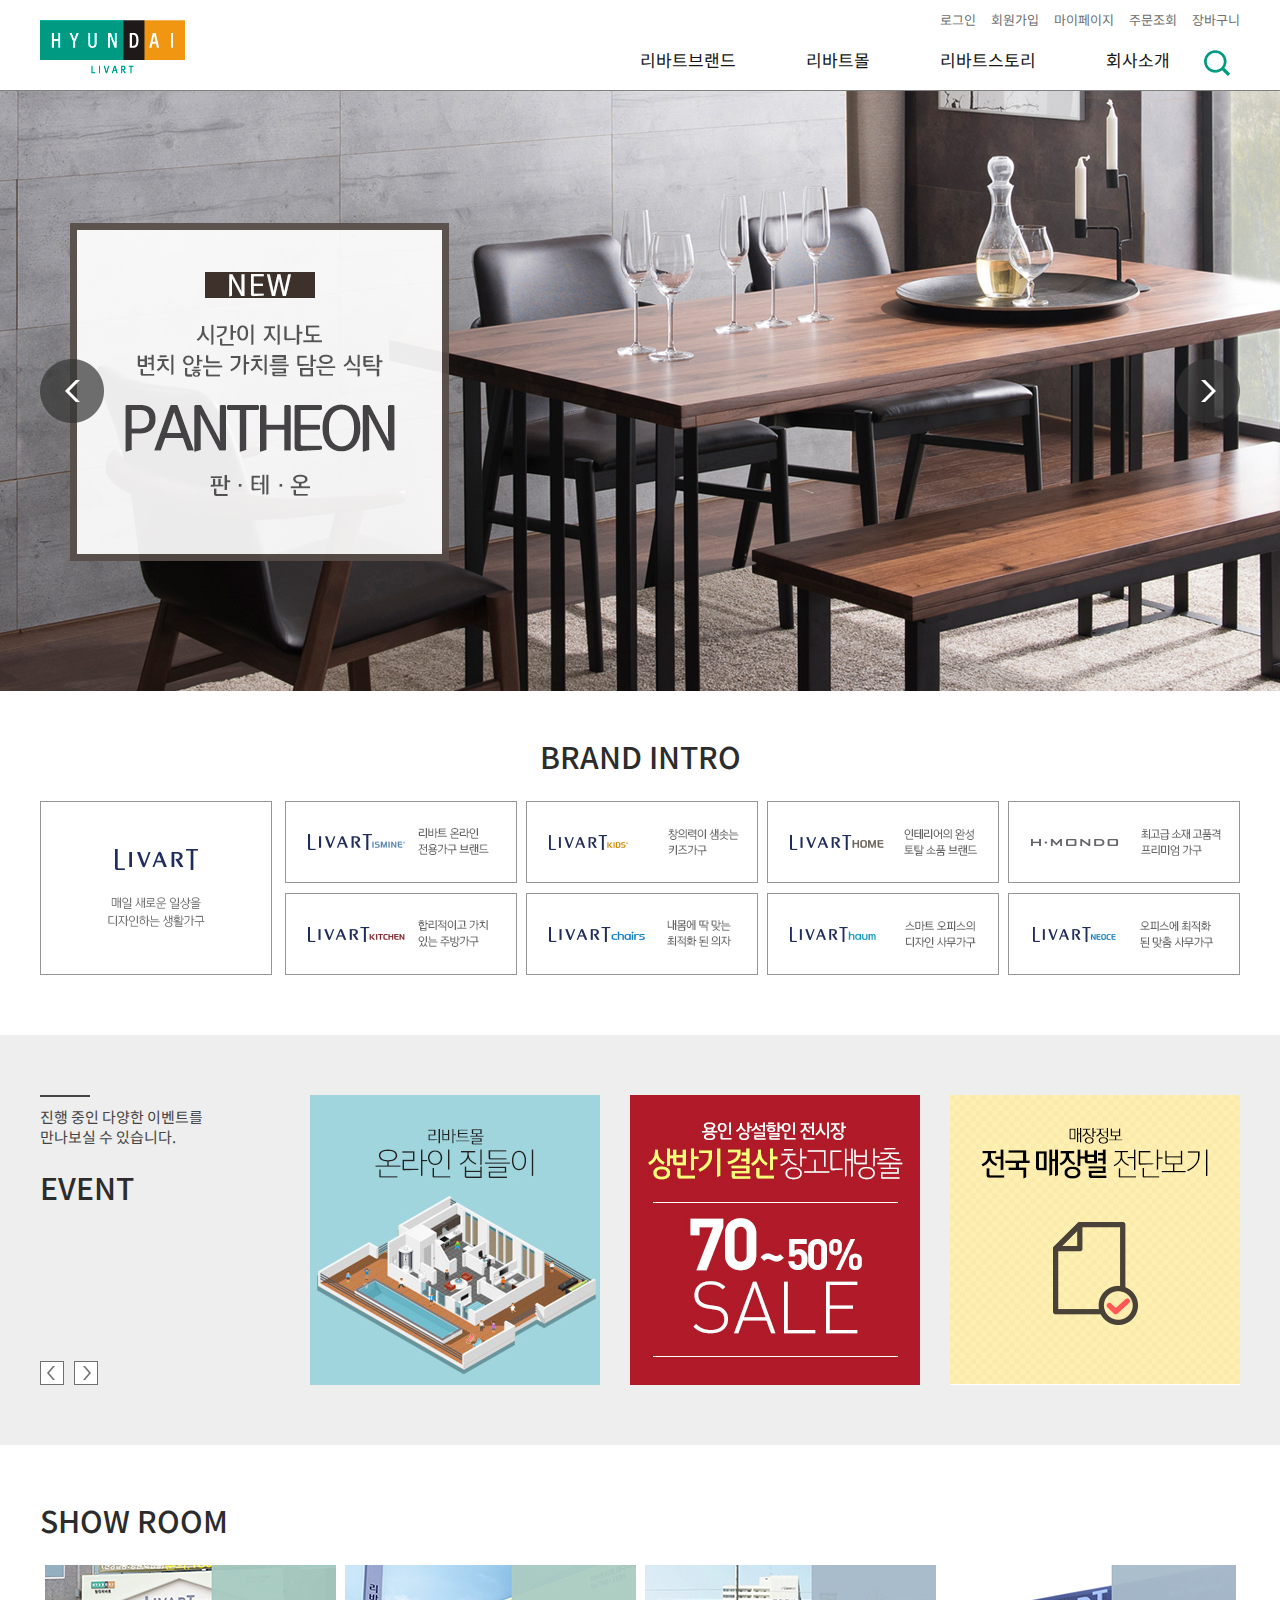
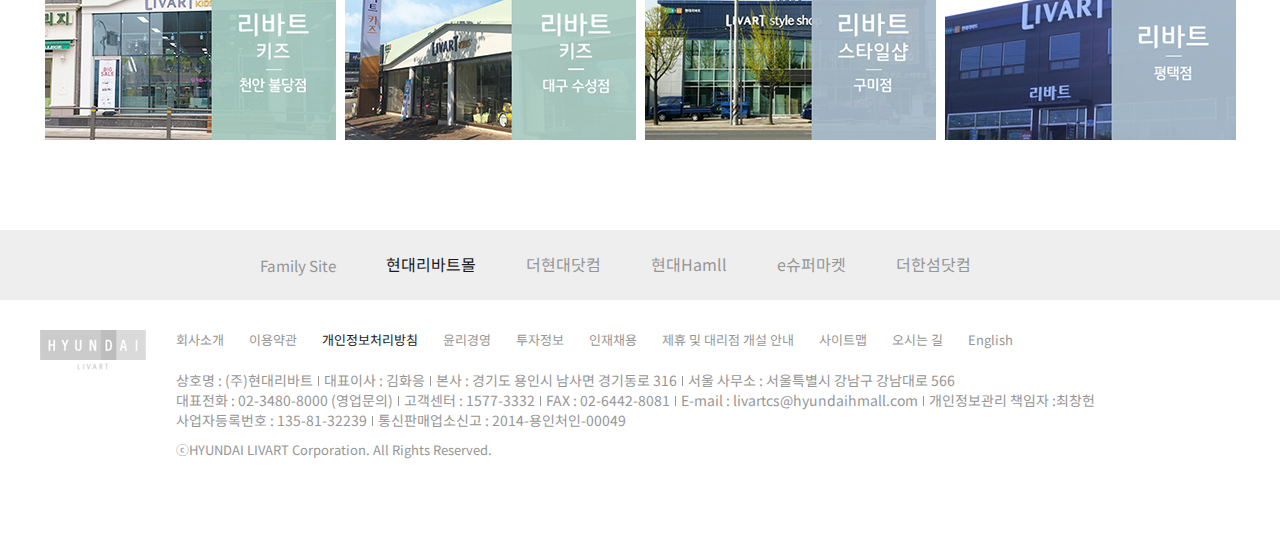
<file: 01_현대리바트/index.html>
<!DOCTYPE html>
<html lang="en">
    <head>
        <meta charset="UTF-8">
        <meta http-equiv="X-UA-Compatible" content="IE=edge">
        <meta name="viewport" content="width=device-width, initial-scale=1.0">
        <title>Document</title>
        <link rel="preconnect" href="https://fonts.googleapis.com">
        <link rel="preconnect" href="https://fonts.gstatic.com" crossorigin>
        <link href="https://fonts.googleapis.com/css2?family=Noto+Sans+KR:wght@400;500;700&display=swap" rel="stylesheet">
        <link rel="stylesheet" href="./style.css">
    </head>
    <body>
        <div id="wrap"><!--#wrap-->
            <header id="header">
                <!-- 
                    id/class명 작성법
                    1. 카멜표기법
                        두 단어가 연결될 때 두 번째 단어의 시작을 대문자로 표기
                    2. 스네이크표기법
                        두 단어가 연결될 때 단어 사이에 _(underscore)로 연결
                 -->
                <div class="headerIn"> <!--.headerIn-->
                    <h1 class="logo">
                        <a href="#">
                            <img src="./img/logo.png" alt="현대리바트">
                        </a>
                    </h1>
                    <nav class="gnb">
                        <ul>
                            <li><a href="#">리바트브랜드</a></li>
                            <li><a href="#">리바트몰</a></li>
                            <li><a href="#">리바트스토리</a></li>
                            <li><a href="#">회사소개</a></li>
                        </ul>
                    </nav>
                    <p class="btn-sc"><a href="#"><img src="./img/icon_sc.png" alt="검색창열기"></a></p>
                    <div class="util"> <!--.util-->
                        <ul>
                            <li><a href="#">로그인</a></li>
                            <li><a href="#">회원가입</a></li>
                            <li><a href="#">마이페이지</a></li>
                            <li><a href="#">주문조회</a></li>
                            <li><a href="#">장바구니</a></li>
                        </ul>
                    </div> <!--.util-->
                </div> <!--.headerIn-->
            </header>
            <div id="container"> <!--#container-->
                <section class="main_slide"> 
                    <div class="ms_img">
                        <a href="#"><img src="./img/mv1.jpg" alt="시간이 지나도 변치 않는 가치를 담은 식탁 판테온"></a>
                    </div> <!--.ms_img-->
                    <p class="ms_btnL">
                        <a href="#"><img src="./img/a_left.png" alt="이전으로"></a>
                    </p>
                    <p class="ms_btnR">
                        <a href="#"><img src="./img/a_right.png" alt="다음으로"></a>
                    </p>
                </section> 

                <section class="brand"> 
                    <div class="brandIn">
                        <h2>BRAND INTRO</h2>
                        <div class="brand_list">
                            <p class="brL">
                                <a href="#"><img src="./img/brand01.jpg" alt="리바트, 매일 새로운 일상을 디자인하는 생활가구"></a>
                            </p>
                            <ul class="brR">
                                <li><a href="#"><img src="./img/brand02.jpg" alt=""></a></li>
                                <li><a href="#"><img src="./img/brand03.jpg" alt=""></a></li>
                                <li><a href="#"><img src="./img/brand04.jpg" alt=""></a></li>
                                <li><a href="#"><img src="./img/brand05.jpg" alt=""></a></li>
                                <li><a href="#"><img src="./img/brand06.jpg" alt=""></a></li>
                                <li><a href="#"><img src="./img/brand07.jpg" alt=""></a></li>
                                <li><a href="#"><img src="./img/brand08.jpg" alt=""></a></li>
                                <li><a href="#"><img src="./img/brand09.jpg" alt=""></a></li>
                            </ul>
                        </div>
                    </div> <!--.brandIn-->
                </section> 

                <section class="event">
                    <div class="eventIn"> <!--.evnetIn-->
                        <div class="ev_Title"> <!--.ev_Title-->
                            <p class="line"></p>
                            <p class="text">진행 중인 다양한 이벤트를<br> 만나보실 수 있습니다.</p>
                            <h2>EVENT</h2>
                        </div> <!--.ev_Title-->
                        <div class="ev_List"> <!--.ev_List-->
                            <ul>
                                <li><a href="#"><img src="./img/./evt1.jpg" alt="리바트몰 온라인 집들이"></a></li>
                                <li><a href="#"><img src="./img/./evt2.jpg" alt="용인 상설할인 전시장 상반기 결산 창고대방출"></a></li>
                                <li><a href="#"><img src="./img/./evt3.jpg" alt="매장정보 전국 매장별 전단보기"></a></li>
                            </ul>
                        </div> <!--.ev_List-->
                        <div class="ev_Btn"> <!--.ev_Btn-->
                            <p><a href="#"><img src="./img/btnL.png" alt="이전으로"></a></p>
                            <p><a href="#"><img src="./img/btnR.png" alt="다음으로"></a></p>
                        </div> <!--.ev_Btn-->
                    </div> <!--.evnetIn-->
                </section>

                <section class="show">
                    <h2>SHOW ROOM</h2>
                    <ul>
                        <li><a href="#"><img src="./img/room1.jpg" alt="리바트 키즈 천안 불당점"></a></li>
                        <li><a href="#"><img src="./img/room2.jpg" alt="리바트 키즈 대구 수성점"></a></li>
                        <li><a href="#"><img src="./img/room3.jpg" alt="리바트 스타일샵 구미점"></a></li>
                        <li><a href="#"><img src="./img/room4.jpg" alt="리바트 평택점"></a></li>
                    </ul>
                </section>
            </div> <!--#container-->
            <footer id="footer">
                <div class="family">
                    <h3>Family Site</h3>
                    <ul>
                        <li class="point"><a href="#">현대리바트몰</a></li>
                        <li><a href="#">더현대닷컴</a></li>
                        <li><a href="#">현대Hamll</a></li>
                        <li><a href="#">e슈퍼마켓</a></li>
                        <li><a href="#">더한섬닷컴</a></li>
                    </ul>
                </div><!--.family-->
                <div class="footerIn">
                    <P class="f_logo">
                        <img src="./img/fLogo.png" alt="footer_logo">
                    </P>
                    <div class="f_box">
                        <div class="f_menu">
                            <ul>
                                <li><a href="#">회사소개</a></li>
                                <li><a href="#">이용약관</a></li>
                                <li class="point"><a href="#">개인정보처리방침</a></li>
                                <li><a href="#">윤리경영</a></li>
                                <li><a href="#">투자정보</a></li>
                                <li><a href="#">인재채용</a></li>
                                <li><a href="#">제휴 및 대리점 개설 안내</a></li>
                                <li><a href="#">사이트맵</a></li>
                                <li><a href="#">오시는 길</a></li>
                                <li><a href="#">English</a></li>
                            </ul>
                        </div>
                        <div class="f_info">
                            상호명 : (주)현대리바트
                            <span class="bar"></span>
                            대표이사 : 김화응
                            <span class="bar"></span>
                            본사 : 경기도 용인시 남사면 경기동로 316
                            <span class="bar"></span>
                            서울 사무소 : 서울특별시 강남구 강남대로 566
                            <br>
                            대표전화 : 02-3480-8000 (영업문의)
                            <span class="bar"></span>
                            고객센터 : 1577-3332
                            <span class="bar"></span>
                            FAX : 02-6442-8081
                            <span class="bar"></span>
                            E-mail : livartcs@hyundaihmall.com
                            <span class="bar"></span>
                            개인정보관리 책임자 :최창헌
                            <br>
                            사업자등록번호 : 135-81-32239
                            <span class="bar"></span>
                            통신판매업소신고 : 2014-용인처인-00049
                        </div>
                        <div class="copyright">
                            ⓒHYUNDAI LIVART Corporation. All Rights Reserved.
                        </div>
                    </div>
                </div> <!--footerIn-->
            </footer>
        </div> <!--#wrap-->
    </body>
</html>
</file>
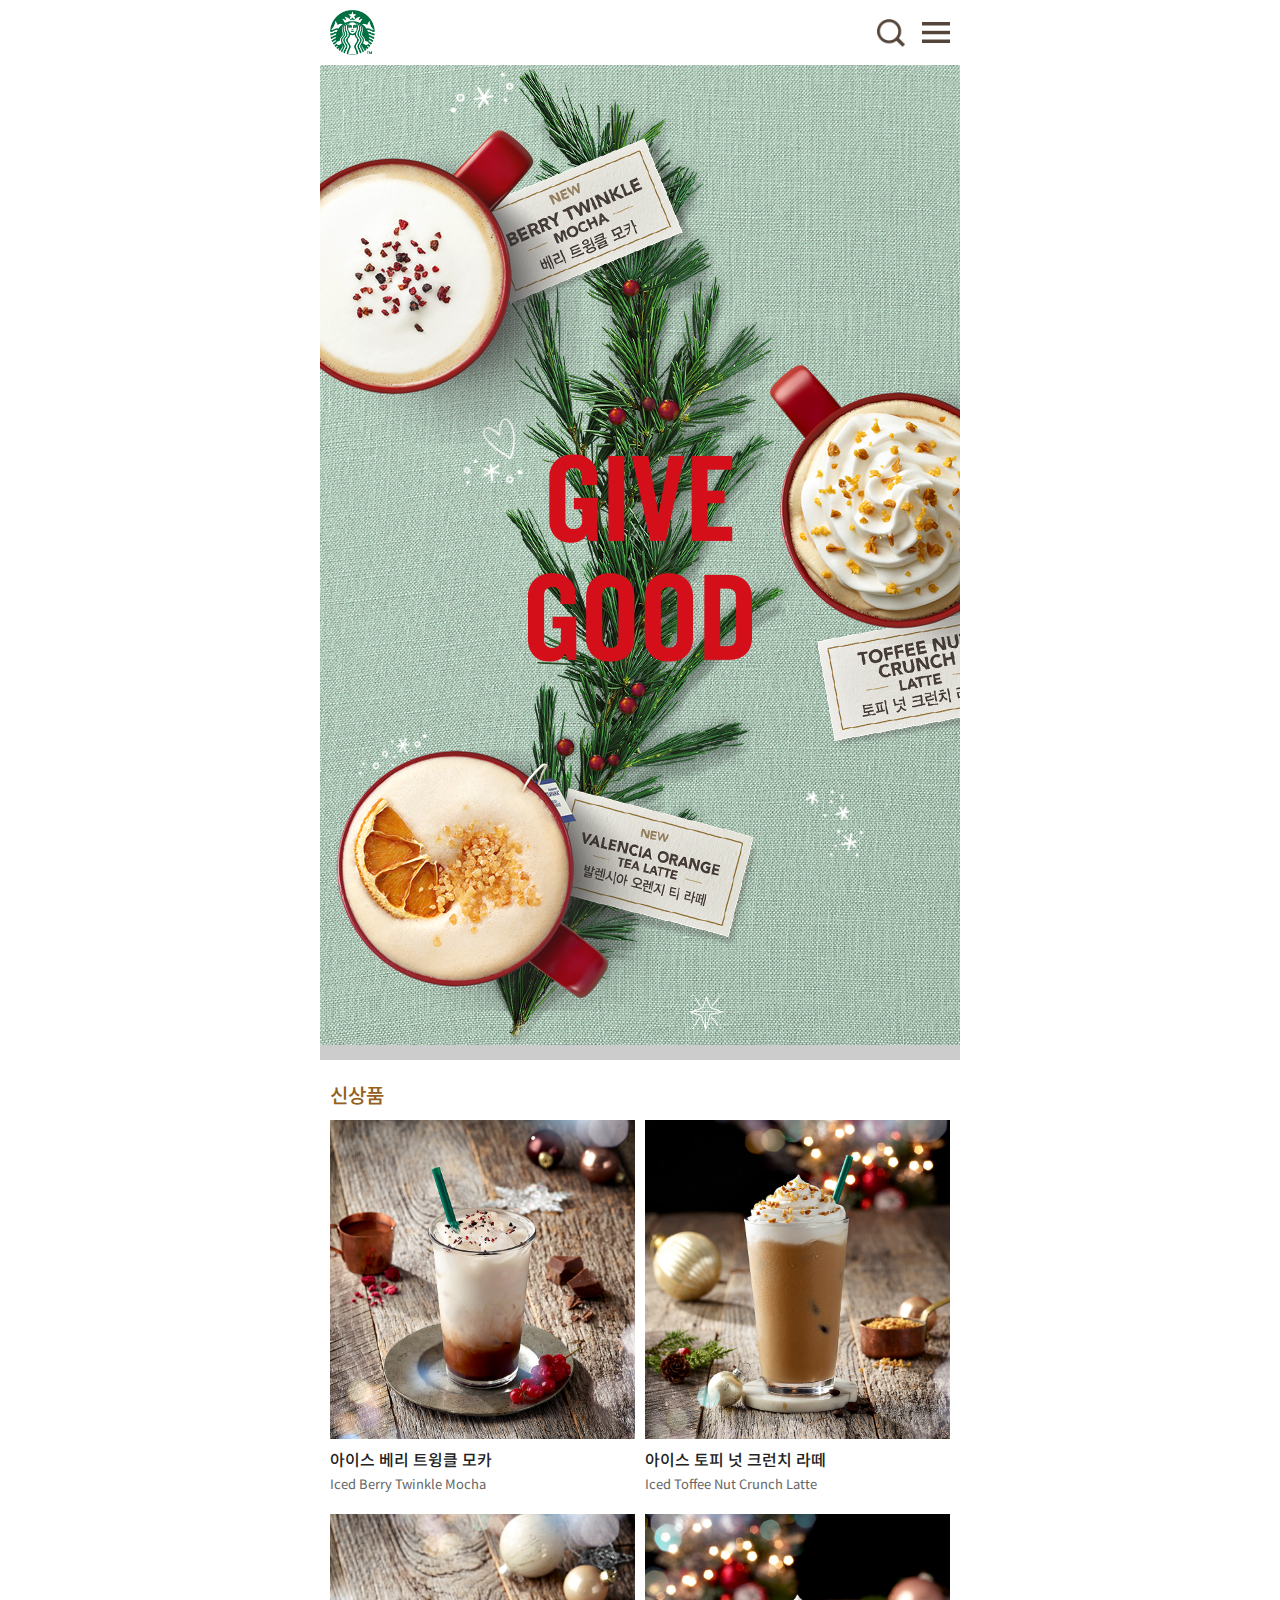
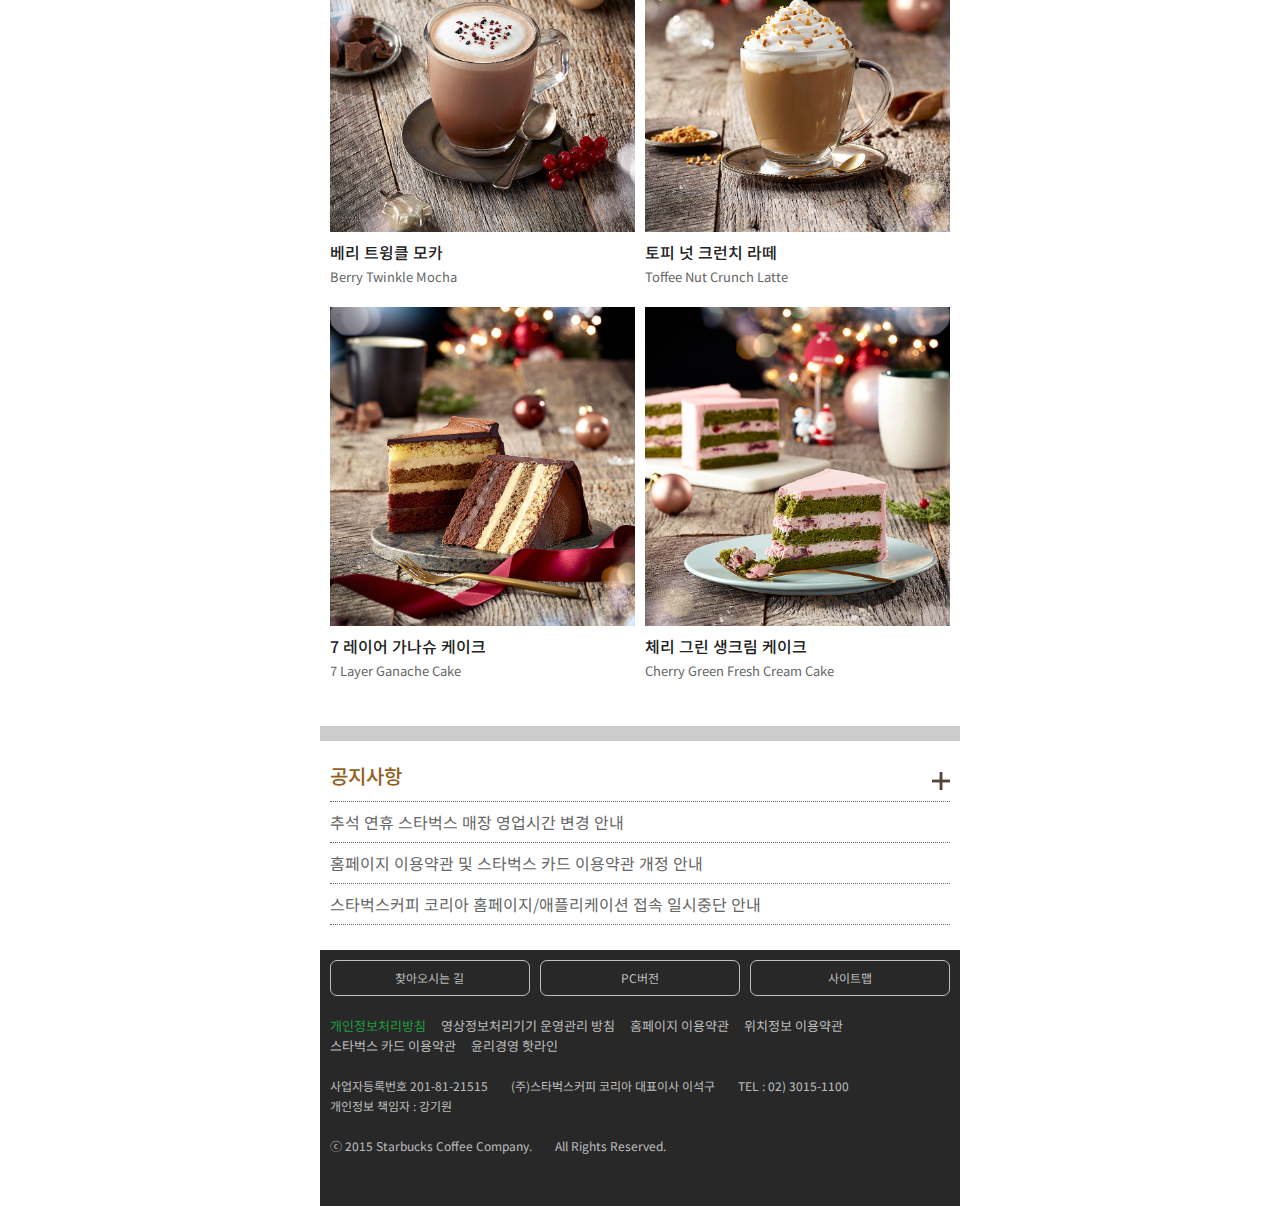
<file: 02_스타벅스_모바일/index.html>
<!DOCTYPE html>
<html lang="en">
    <head>
        <meta charset="UTF-8">
        <meta http-equiv="X-UA-Compatible" content="IE=edge">
        <meta name="viewport" content="width=device-width, initial-scale=1.0">
        <title>Document</title>
        <link rel="preconnect" href="https://fonts.googleapis.com">
        <link rel="preconnect" href="https://fonts.gstatic.com" crossorigin>
        <link href="https://fonts.googleapis.com/css2?family=Noto+Sans+KR:wght@400;500;700&display=swap" rel="stylesheet">
        <link rel="stylesheet" href="./style.css">
        <script src="https://ajax.googleapis.com/ajax/libs/jquery/3.6.0/jquery.min.js"></script>
    </head>
    <body>
       <div id="wrap">
            <header id="header">
                <h1 class="logo"><a href="#">스타벅스</a></h1>
                <div class="h_btns">
                    <p class="open_search"><a href="#">검색창열기</a></p>
                    <p class="open_menu"><a href="#">메뉴열기</a></p>
                </div> <!--.h_btns-->
            </header>
            <div id="container">
                <section class="main1">
                    <a href="#"><img src="./img/mv01.jpg" alt="GIVE GOOD"></a>
                </section> <!--.main1-->
                <section class="main2">
                    <h2>신상품</h2>
                    <ul>
                        <li>
                            <a href="#">
                                <p class="item_photo"><img src="./img/item01.jpg" alt="아이스 베리 트윙클"></p>
                                <p class="item_name_k">아이스 베리 트윙클 모카</p>
                                <p class="item_name_e">Iced Berry Twinkle Mocha</p>
                            </a>
                        </li>
                        <li>
                            <a href="#">
                                <p class="item_photo"><img src="./img/item02.jpg" alt=""></p>
                                <p class="item_name_k">아이스 토피 넛 크런치 라떼</p>
                                <p class="item_name_e">Iced Toffee Nut Crunch Latte</p>
                            </a>
                        </li>
                        <li>
                            <a href="#">
                                <p class="item_photo"><img src="./img/item03.jpg" alt=""></p>
                                <p class="item_name_k">베리 트윙클 모카</p>
                                <p class="item_name_e">Berry Twinkle Mocha</p>
                            </a>
                        </li>
                        <li>
                            <a href="#">
                                <p class="item_photo"><img src="./img/item04.jpg" alt=""></p>
                                <p class="item_name_k">토피 넛 크런치 라떼</p>
                                <p class="item_name_e">Toffee Nut Crunch Latte</p>
                            </a>
                        </li>
                        <li>
                            <a href="#">
                                <p class="item_photo"><img src="./img/item05.jpg" alt=""></p>
                                <p class="item_name_k">7 레이어 가나슈 케이크</p>
                                <p class="item_name_e">7 Layer Ganache Cake</p>
                            </a>
                        </li>
                        <li>
                            <a href="#">
                                <p class="item_photo"><img src="./img/item06.jpg" alt=""></p>
                                <p class="item_name_k">체리 그린 생크림 케이크</p>
                                <p class="item_name_e">Cherry Green Fresh Cream Cake</p>
                            </a>
                        </li>
                    </ul>
                </section> <!--.main2-->
                <section class="main3">
                    <h2>공지사항</h2>
                <ul>
                    <li>
                        <a href="#">추석 연휴 스타벅스 매장 영업시간 변경 안내</a>
                    </li>
                    <li>
                        <a href="#">홈페이지 이용약관 및 스타벅스 카드 이용약관 개정 안내</a>
                    </li>
                    <li class="last">
                        <a href="#">스타벅스커피 코리아 홈페이지/애플리케이션 접속 일시중단 안내</a>
                    </li>
                </ul>
                <p class="more"><a href="">공지사항 더보기</a></p>
                </section> <!--.main3-->
            </div> <!--#container-->
            <footer id="footer">
                <div class="f_btn">
                    <ul>
                        <li><a href="#">찾아오시는 길</a></li>
                        <li><a href="#">PC버전</a></li>
                        <li><a href="#">사이트맵</a></li>
                    </ul>
                </div> <!--.f_btn-->
                <div class="f_menu">
                    <ul>
                        <li class="point"><a href="#">개인정보처리방침</a></li>
                        <li><a href="#">영상정보처리기기 운영관리 방침</a></li>
                        <li><a href="#">홈페이지 이용약관</a></li>
                        <li><a href="#">위치정보 이용약관</a></li>
                        <li><a href="#">스타벅스 카드 이용약관</a></li>
                        <li><a href="#">윤리경영 핫라인</a></li>
                    </ul>
                </div><!--.f_menu-->
                <div class="f_info">
                    <span>사업자등록번호 201-81-21515</span>
                    <span>(주)스타벅스커피 코리아 대표이사 이석구</span>
                    <span>TEL : 02) 3015-1100</span>
                    <span>개인정보 책임자 : 강기원</span>
                </div>
                <div class="copyright">
                    <span>ⓒ 2015 Starbucks Coffee Company.</span>
                    <span>All Rights Reserved.</span>
                </div> <!--.copyright-->
            </footer>
       </div> <!--#wrap-->
       <div id="side">
            <div class="s_login">
                <a href="#">로그인</a>
            </div>
            <nav class="s_gnb">
                <ul>
                    <li class="d1">
                        <a href="#" class="m1">My Starbucks</a>
                        <div class="sub">
                            <ul>
                                <li><a href="#">한눈에 보기</a></li>
                                <li><a href="#">My 리워드</a></li>
                                <li><a href="#">My 스타벅스 카드</a></li>
                                <li><a href="#">My 스타벅스 e-Gift Card</a></li>
                                <li><a href="#">My 쿠폰</a></li>
                                <li><a href="#">My 캘린더</a></li>
                                <li><a href="#">My 메뉴</a></li>
                                <li><a href="#">My 매장</a></li>
                                <li><a href="#">My 고객의 소리</a></li>
                                <li><a href="#">전자영수증</a></li>
                                <li><a href="#">개인컵 리워드 설정</a></li>
                                <li><a href="#">My DT Pass</a></li>
                                <li><a href="#">인박스</a></li>
                                <li><a href="#">개인정보관리</a></li>
                            </ul>
                        </div>
                    </li> <!--.1번 메뉴-->
                    <li class="d1">
                        <a href="#" class="m1">COFFEE</a>
                        <div class="sub">
                            <ul>
                                <li><a href="#">한눈에 보기</a></li>
                                <li><a href="#">커피</a></li>
                                <li><a href="#">나와 어울리는 커피</a></li>
                                <li><a href="#">스타벅스 리저브™</a></li>
                                <li><a href="#">에스프레소 음료</a></li>
                                <li><a href="#">최상의 커피를 즐기는 법</a></li>
                                <li><a href="#">커피 이야기</a></li>
                            </ul>
                        </div>
                    </li> <!--.2번 메뉴-->
                    <li class="d1">
                        <a href="#" class="m1">MENU</a>
                        <div class="sub">
                            <ul>
                                <li><a href="#">한눈에 보기</a></li>
                                <li><a href="#">음료</a></li>
                                <li><a href="#">푸드</a></li>
                                <li><a href="#">상품</a></li>
                                <li><a href="#">카드</a></li>
                                <li><a href="#">메뉴 이야기</a></li>
                            </ul>
                        </div>
                    </li> <!--.3번 메뉴-->
                    <li class="d1">
                        <a href="#" class="m1">STORE</a>
                        <div class="sub">
                            <ul>
                                <li><a href="#">한눈에 보기</a></li>
                                <li><a href="#">매장 찾기</a></li>
                                <li><a href="#">드라이브 스루 매장</a></li>
                                <li><a href="#">스타벅스 리저브™ 매장</a></li>
                                <li><a href="#">커뮤니티 스토어 매장</a></li>
                                <li><a href="#">프리미어 푸드 서비스 스토어</a></li>
                                <li><a href="#">매장 이야기</a></li>
                            </ul>
                        </div>
                    </li> <!--.4번 메뉴-->
                    <li class="d1">
                        <a href="#" class="m1">RESPONSIBILITY</a>
                        <div class="sub">
                            <ul>
                                <li><a href="#">한눈에 보기</a></li>
                                <li><a href="#">사회 공헌 캠페인 소개</a></li>
                                <li><a href="#">지역 사회 참여 활동</a></li>
                                <li><a href="#">환경보호 활동</a></li>
                                <li><a href="#">윤리 구매</a></li>
                                <li><a href="#">글로벌 사회 공헌</a></li>
                            </ul>
                        </div>
                    </li> <!--.5번 메뉴-->
                    <li class="d1">
                        <a href="#" class="m1">MY STARBUCKS REWARDS</a>
                        <div class="sub">
                            <ul>
                                <li><a href="#">한눈에 보기</a></li>
                                <li><a href="#">마이 스타벅스 리워드</a></li>
                                <li><a href="#">스타벅스 카드</a></li>
                                <li><a href="#">스타벅스 e-Gift Card</a></li>
                            </ul>
                        </div>
                    </li> <!--.6번 메뉴-->
                    <li class="d1">
                        <a href="#" class="m1">WHAT'S NEW</a>
                        <div class="sub">
                            <ul>
                                <li><a href="#">한눈에 보기</a></li>
                                <li><a href="#">프로모션&이벤트</a></li>
                                <li><a href="#">새소식<a></li>
                                <li><a href="#">매장별 이벤트</a></li>
                                <li><a href="#">공지사항</a></li>
                                <li><a href="#">월페이퍼</a></li>
                            </ul>
                        </div>
                    </li> <!--.7번 메뉴-->
                </ul>
            </nav>
            <div class="s_close"><a href="#">사이드닫기</a></div>
       </div>
       <script src="./main.js"></script>
    </body>
</html>
</file>
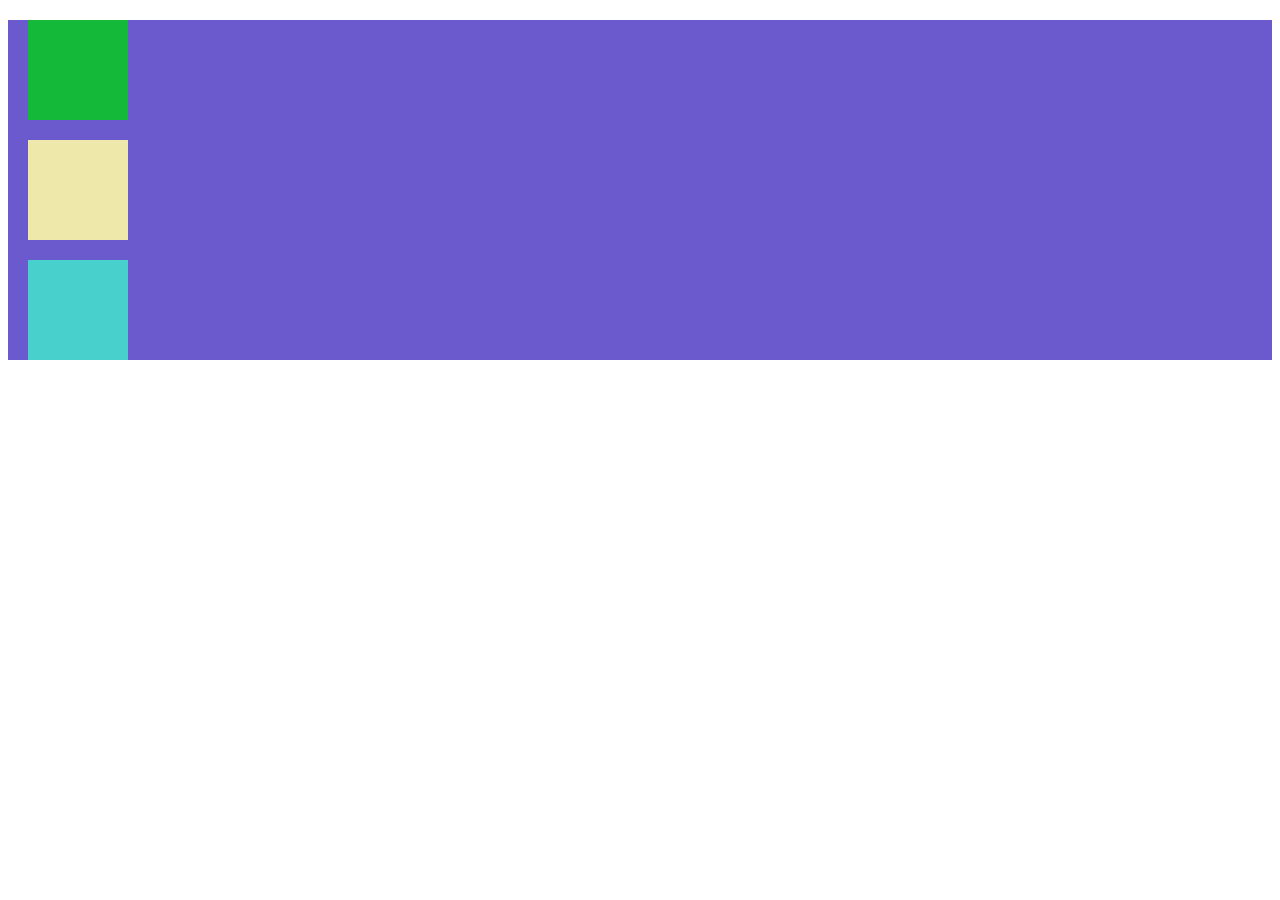
<file: 01_현대리바트/margin.html>
<!DOCTYPE html>
<html lang="en">
    <head>
        <meta charset="UTF-8">
        <meta http-equiv="X-UA-Compatible" content="IE=edge">
        <meta name="viewport" content="width=device-width, initial-scale=1.0">
        <title>Document</title>
        <style>
            .parent{
                background-color: slateblue;
            }
            .parent>div{
                width: 100px;
                height: 100px;
                margin: 20px;
            }
            .child1{
                background-color: rgb(21, 185, 57);
            }
            .child2{
                background-color: palegoldenrod;
            }
            .child3{
                background-color: mediumturquoise;
            }
        </style>
    </head>
    <body>
        <div class="parent">
            <div class="child1"></div>
            <div class="child2"></div>
            <div class="child3"></div>
        </div>        
    </body>
</html>
</file>
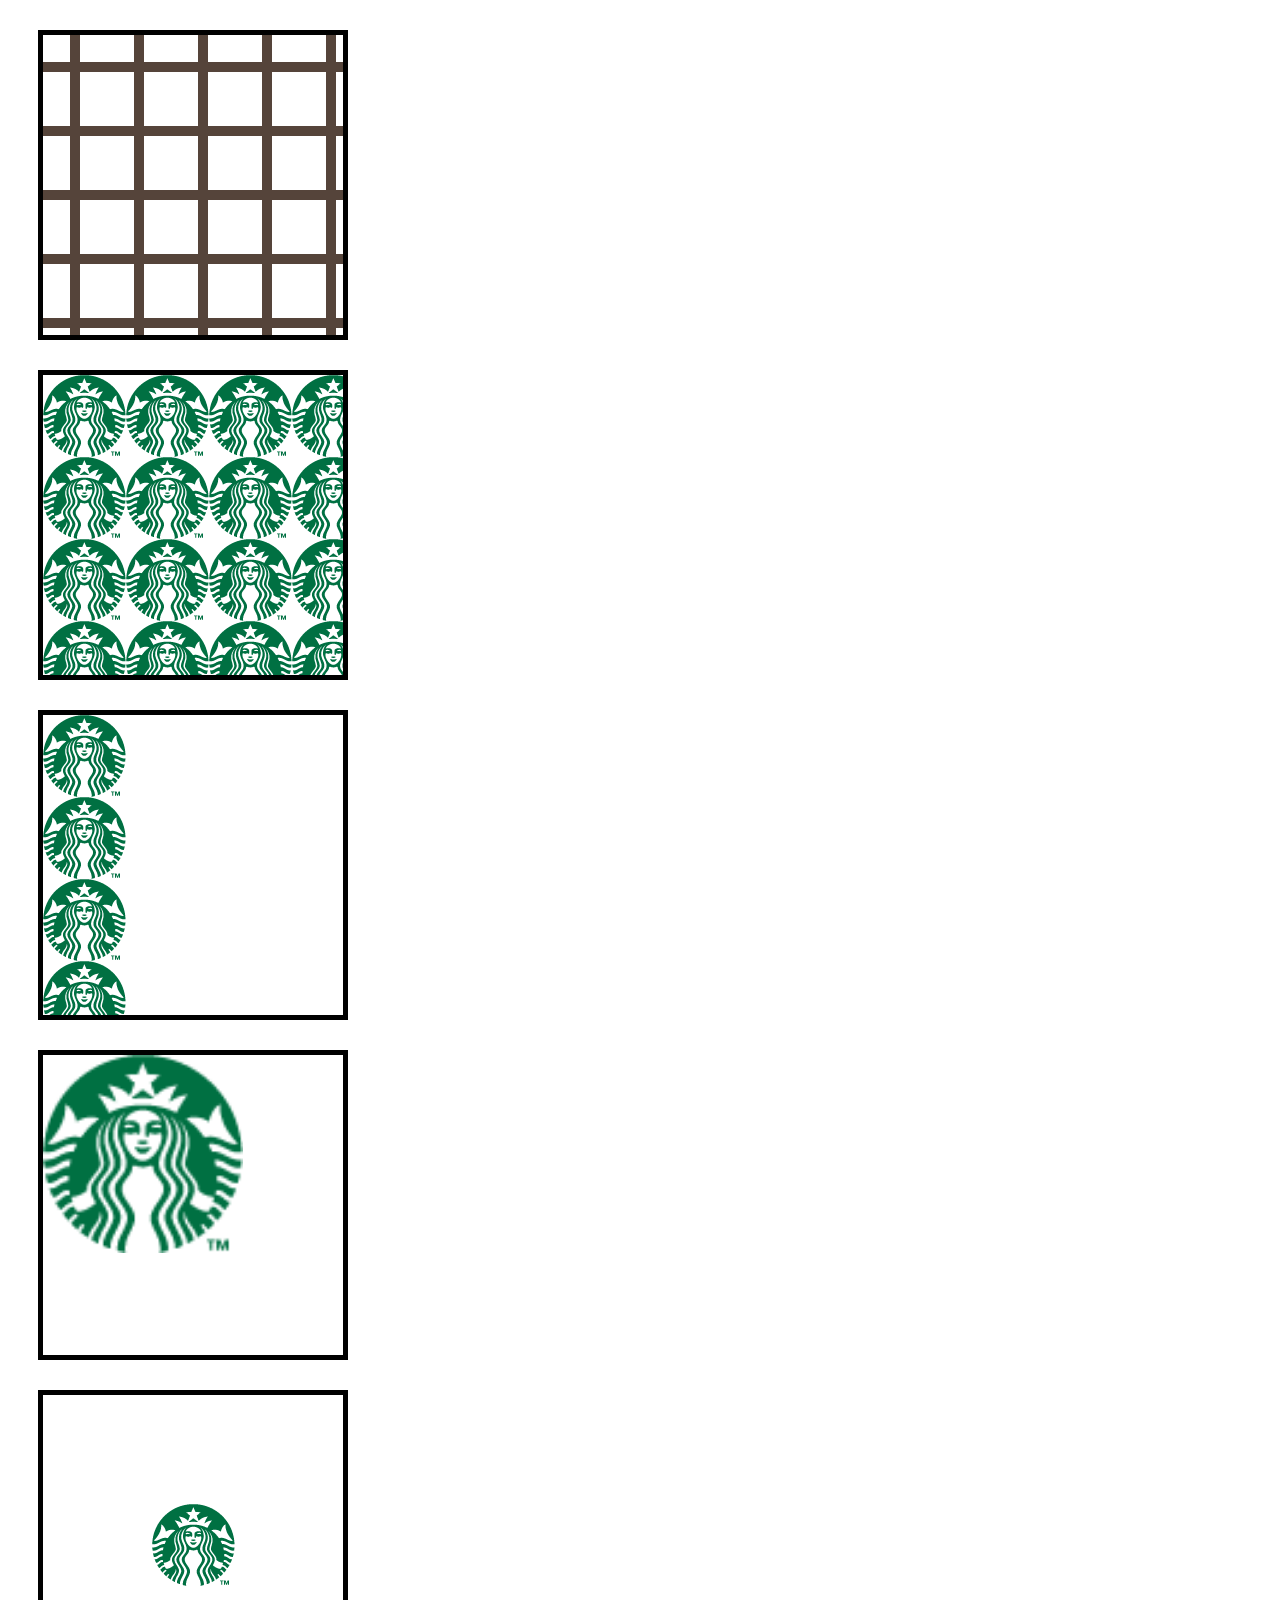
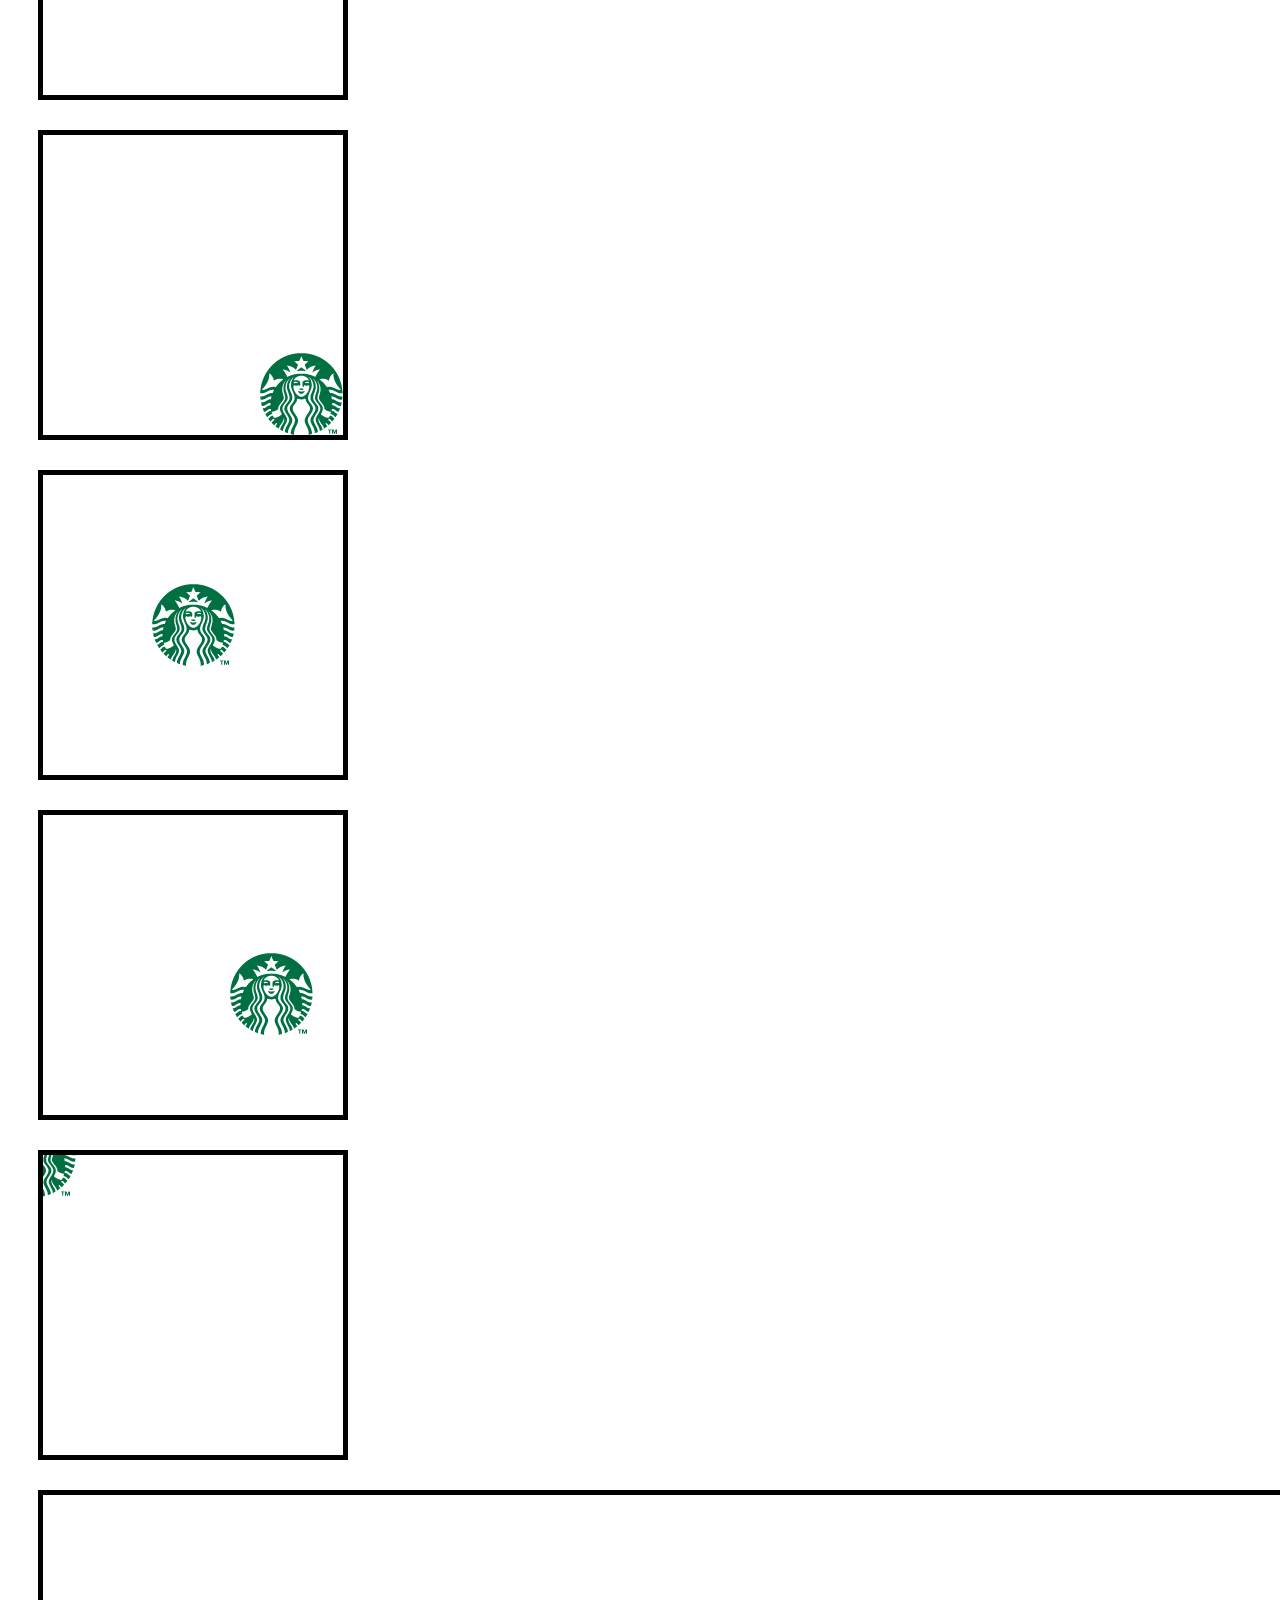
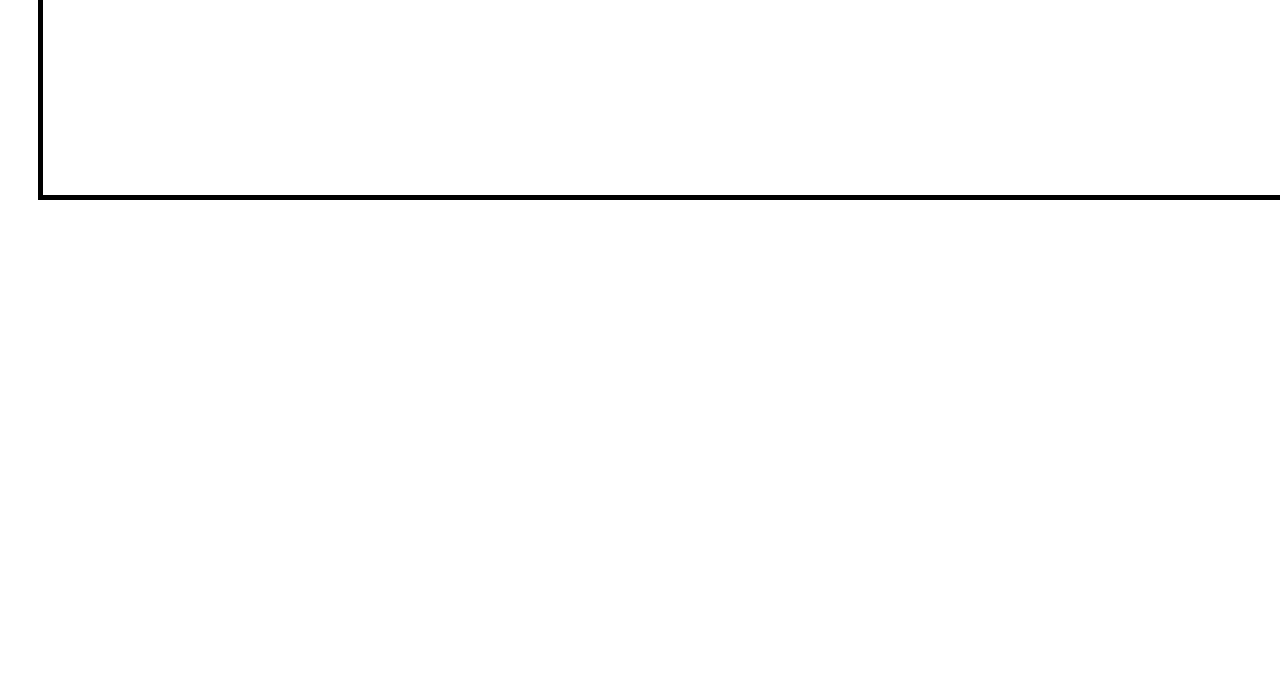
<file: 02_스타벅스_모바일/background.html>
<!DOCTYPE html>
<html lang="en">
    <head>
        <meta charset="UTF-8">
        <meta http-equiv="X-UA-Compatible" content="IE=edge">
        <meta name="viewport" content="width=device-width, initial-scale=1.0">
        <title>Document</title>
        <style>
            div{
                width: 300px;
                height: 300px;
                border: 5px solid black;
                margin: 30px;
            }

            .b01
            {
                background-image: url(./img/more.png);
            }
            .b02{
                background-image: url(./img/logo.gif);
                background-color: aqua;
            }
            .b03{
                background-image: url(./img/logo.gif);
                background-repeat: repeat-y;
            }
            .b04{
                background-image: url(./img/logo.gif);
                background-repeat: no-repeat;
                /* 가로크기 세로크기 */
                background-size: 200px auto;
            }
            .b05{
                background-image: url(./img/logo.gif);
                background-repeat: no-repeat;
                /* background-position: x축 y축; */
                background-position: 50% 50%;
            }
            .b06{
                background-image: url(./img/logo.gif);
                background-repeat: no-repeat;
                /* background-position: x축 y축; */
                background-position: right bottom;
            }
            .b07{
                background-image: url(./img/logo.gif);
                background-repeat: no-repeat;
                /* background-position: x축 y축; */
                background-position: center;
            }
            .b08{
                background-image: url(./img/logo.gif);
                background-repeat: no-repeat;
                /* background-position: x축 y축; */
                background-position: right 30px bottom 80px;
            }
            .b09{
                background-image: url(./img/logo.gif);
                background-repeat: no-repeat;
                /* background-position: x축 y축; */
                background-position: -50px -40px;
            }
            .b10{
                width: 100%;
                background-image: url(./img/drama.jpg);
                /* 
                    background-size: 배경 이미지의 크기
                    cover : 긴 길에 맞추기
                    contain : 짧은 길이에 맞추기
                */
                background-size: contain;
                /* 
                    background-attachment : 요소가 스크롤 될 때 배경 이미지의
                    스크롤 여부 설정
                    scroll : 배경 이미지가 요소에 따라서 같이 스크롤 됨
                    fixed : 배경이미지가 뷰포트에 고정되어,
                            요소와 같이 스크롤 되지 않음
                    local : 요소 내 스크롤 시 배경 이미지가 같이 스크롤 됨
                */
                background-attachment: fixed;
                margin-bottom: 500px;
            }
        </style>
    </head>
    <body>
        <div class="b01"></div>
        <div class="b02"></div>
        <div class="b03"></div>
        <div class="b04"></div>
        <div class="b05"></div>
        <div class="b06"></div>
        <div class="b07"></div>
        <div class="b08"></div>
        <div class="b09"></div>
        <div class="b10"></div>
    </body>
</html>
</file>
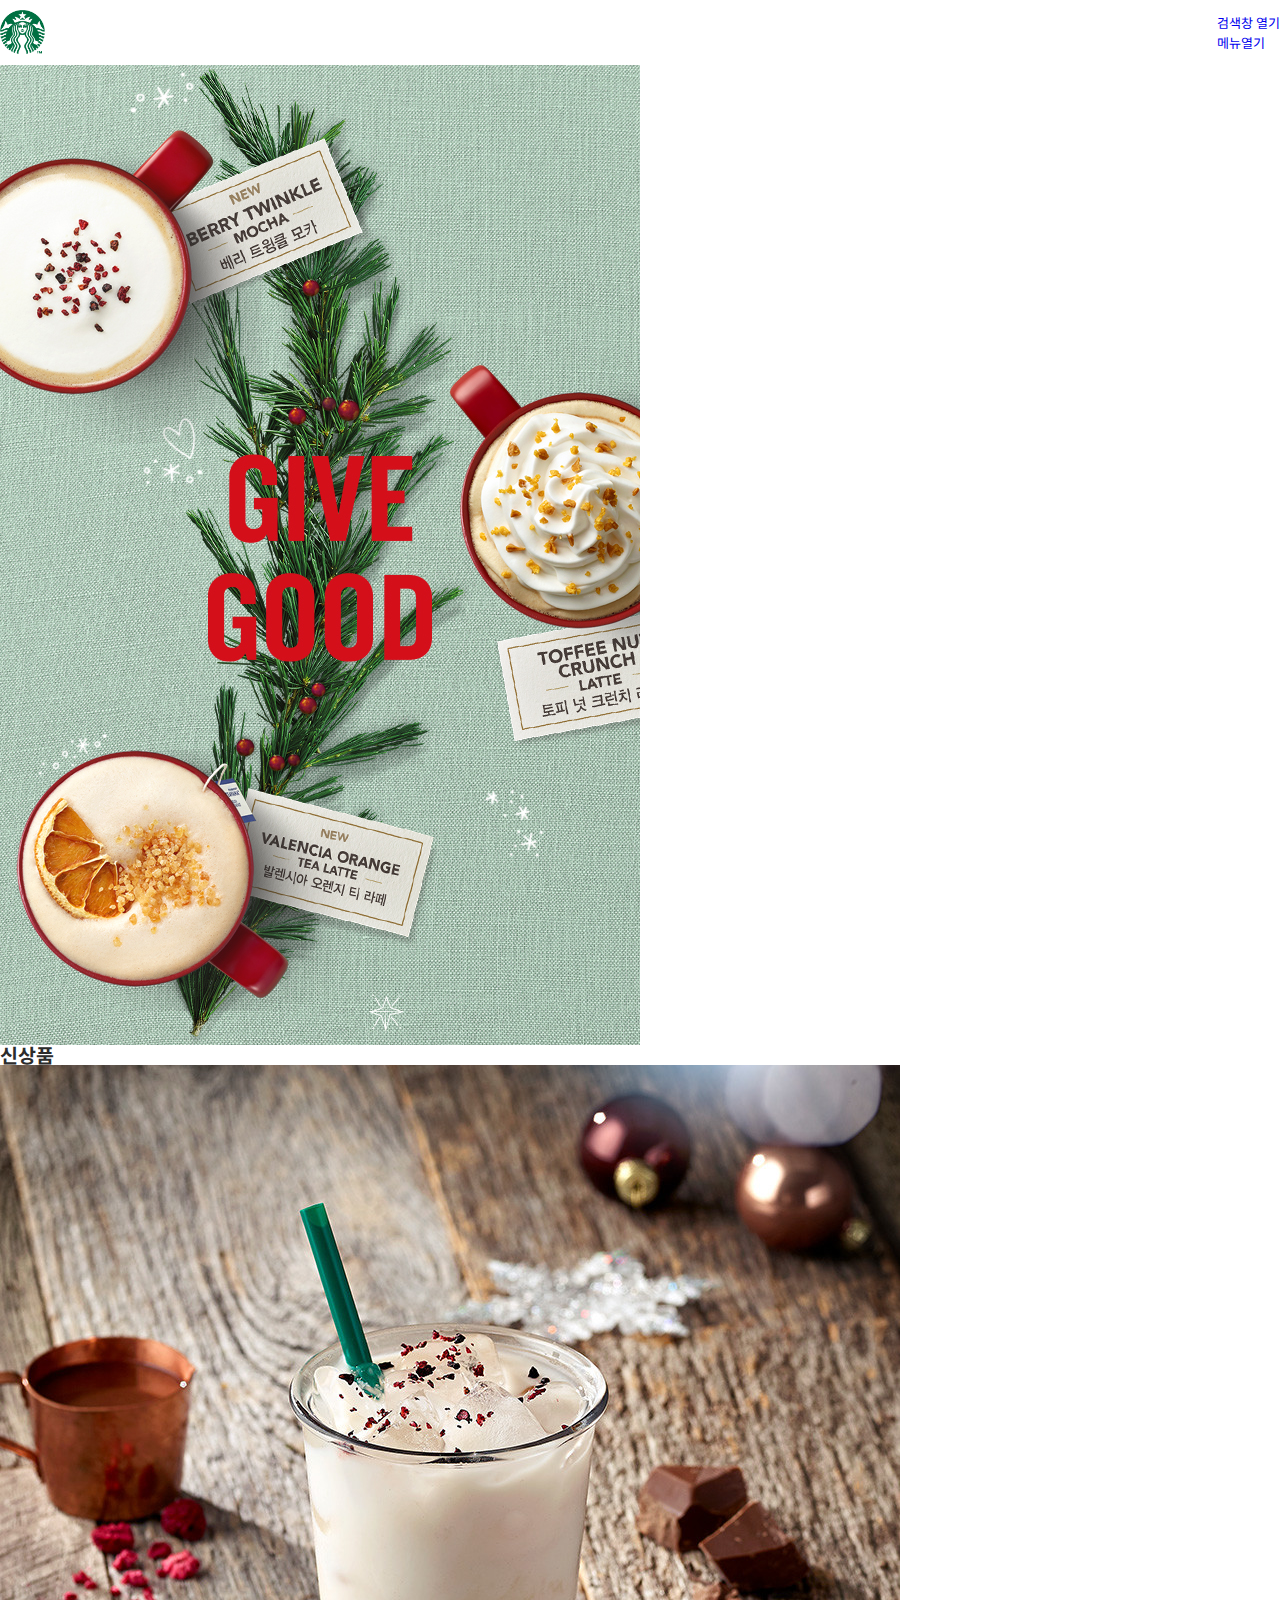
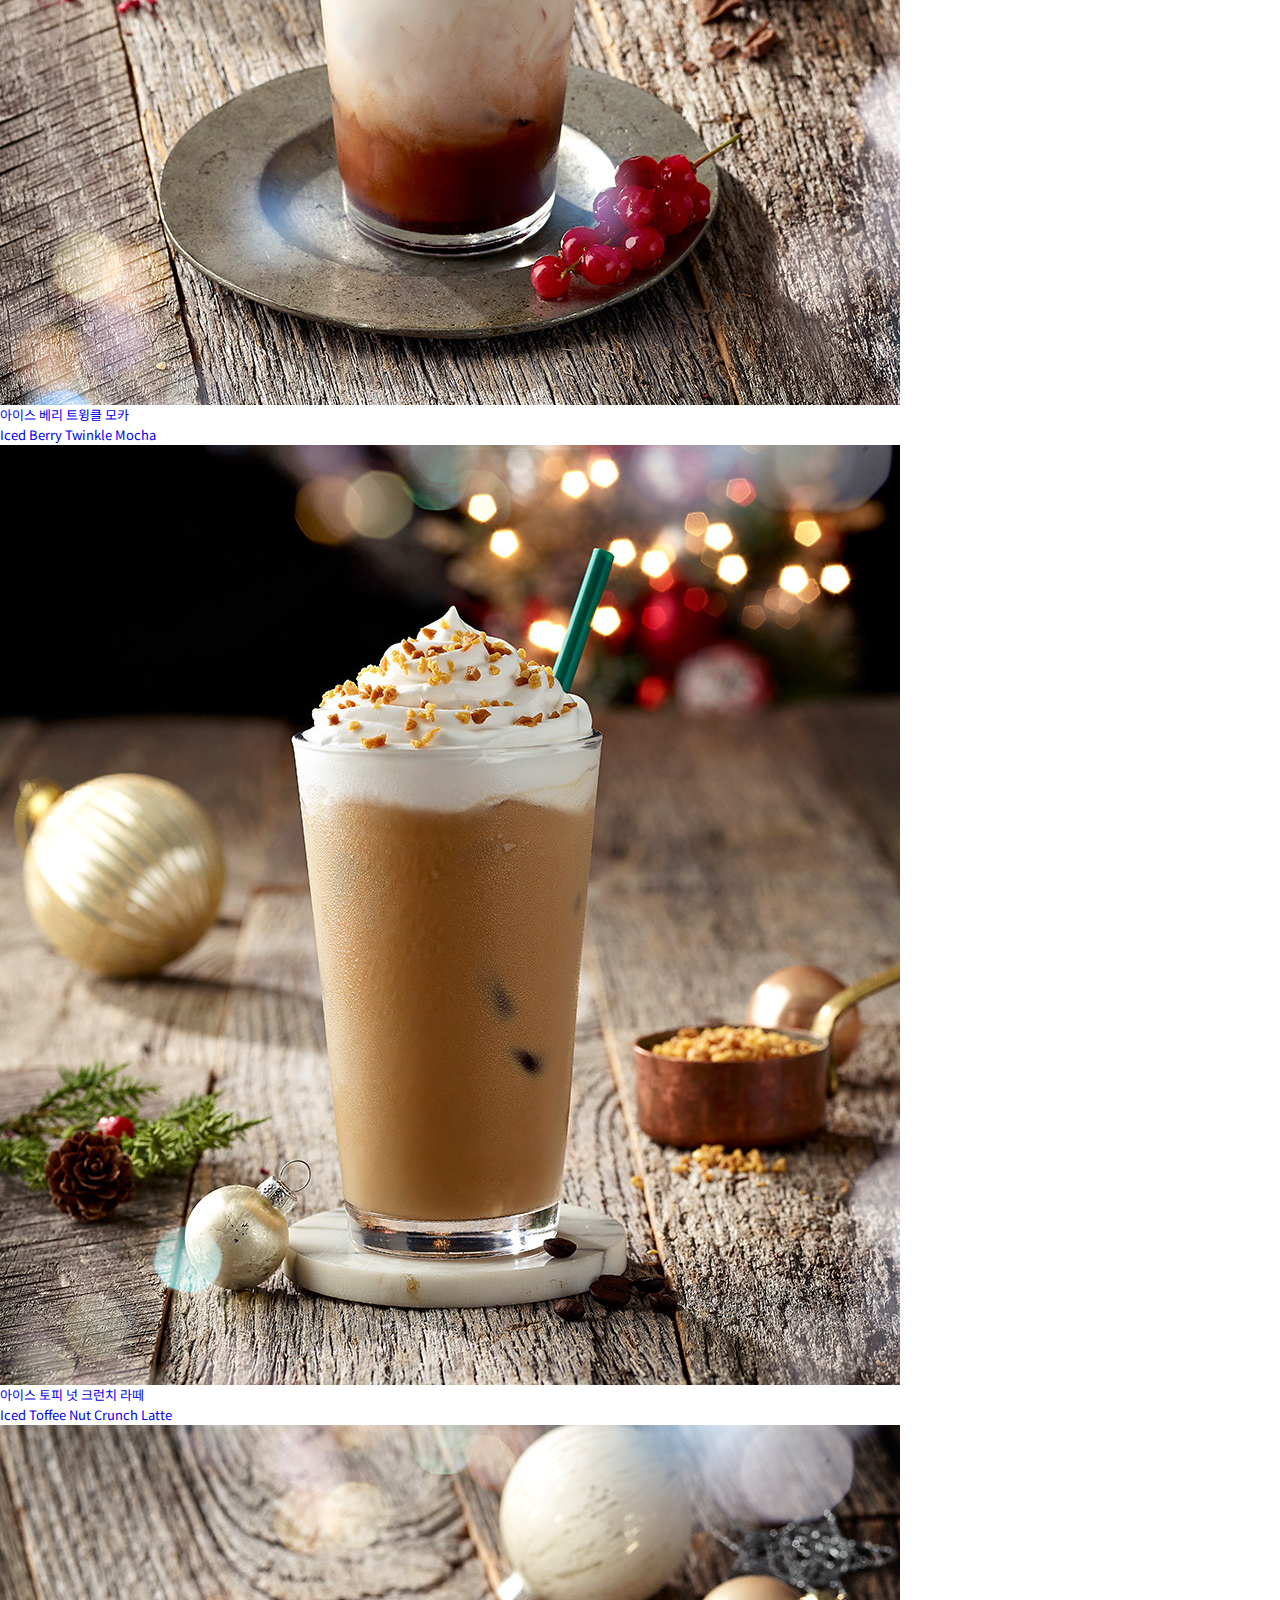
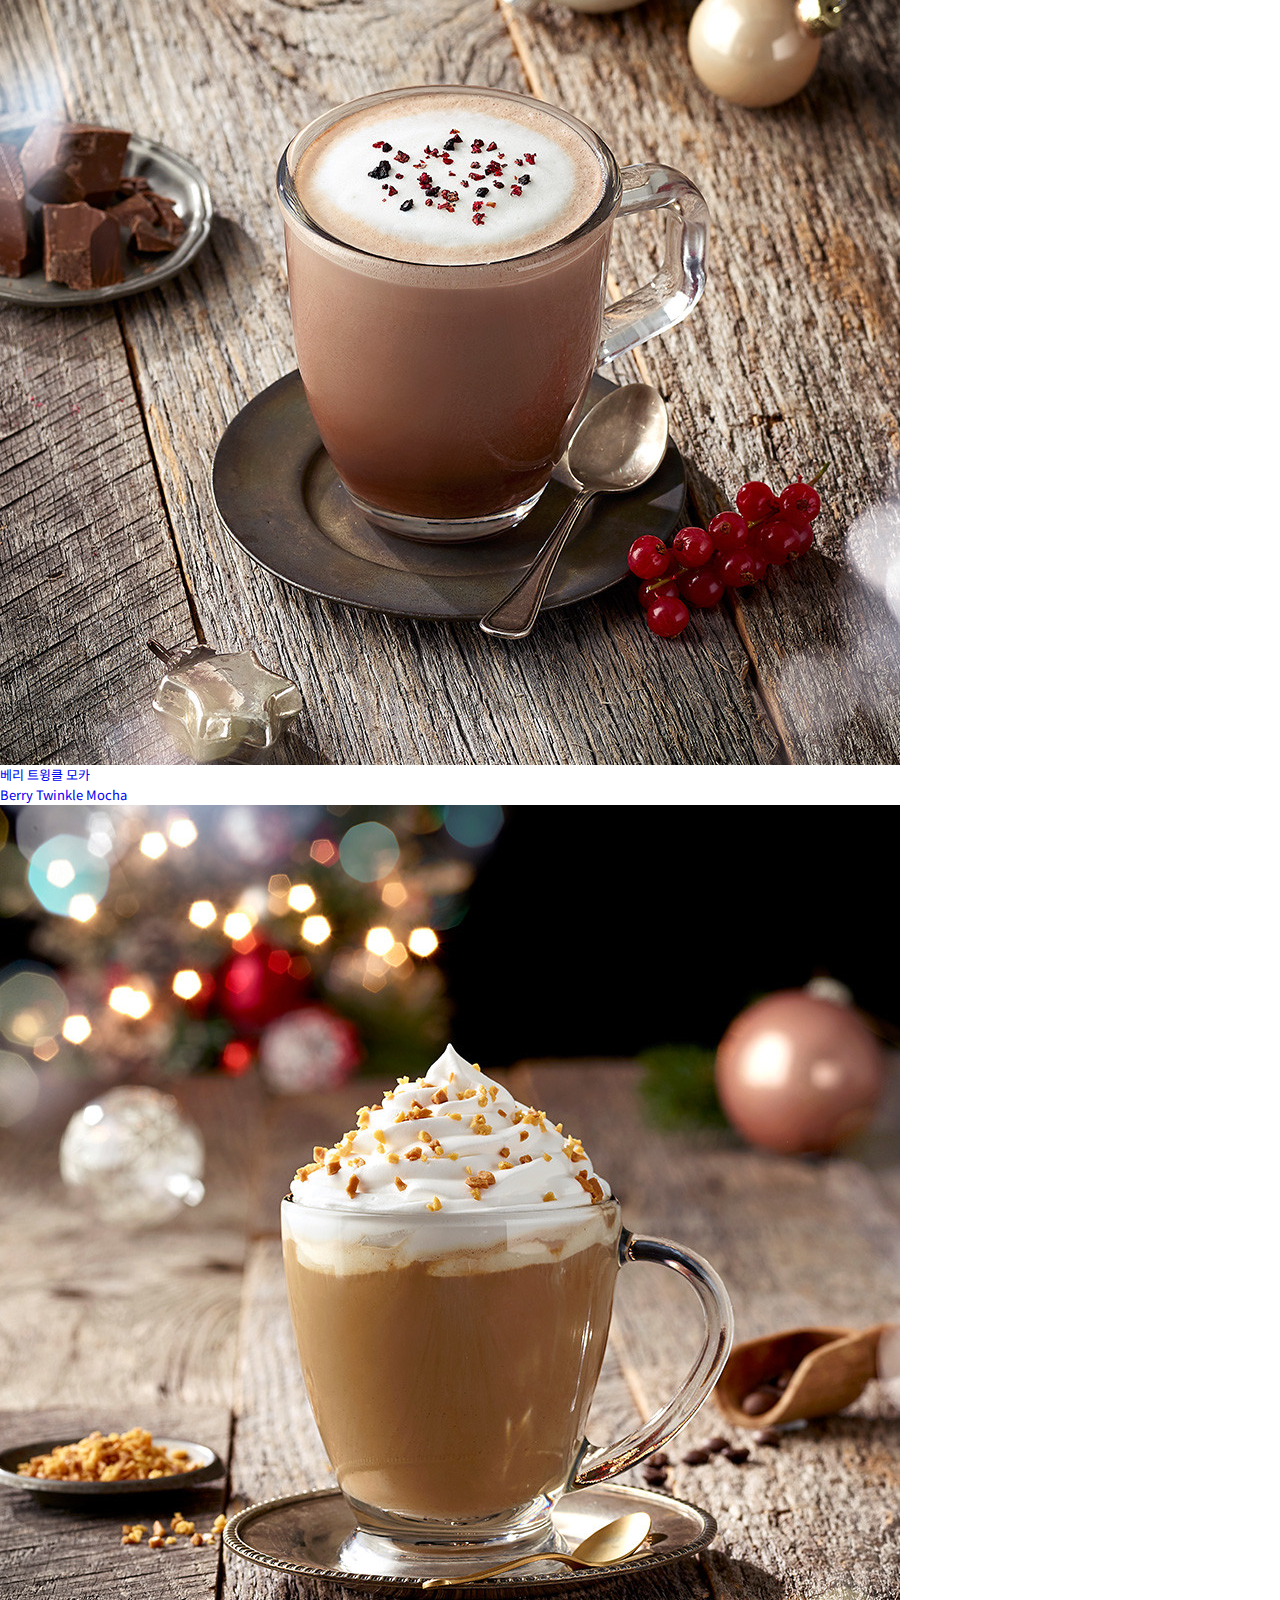
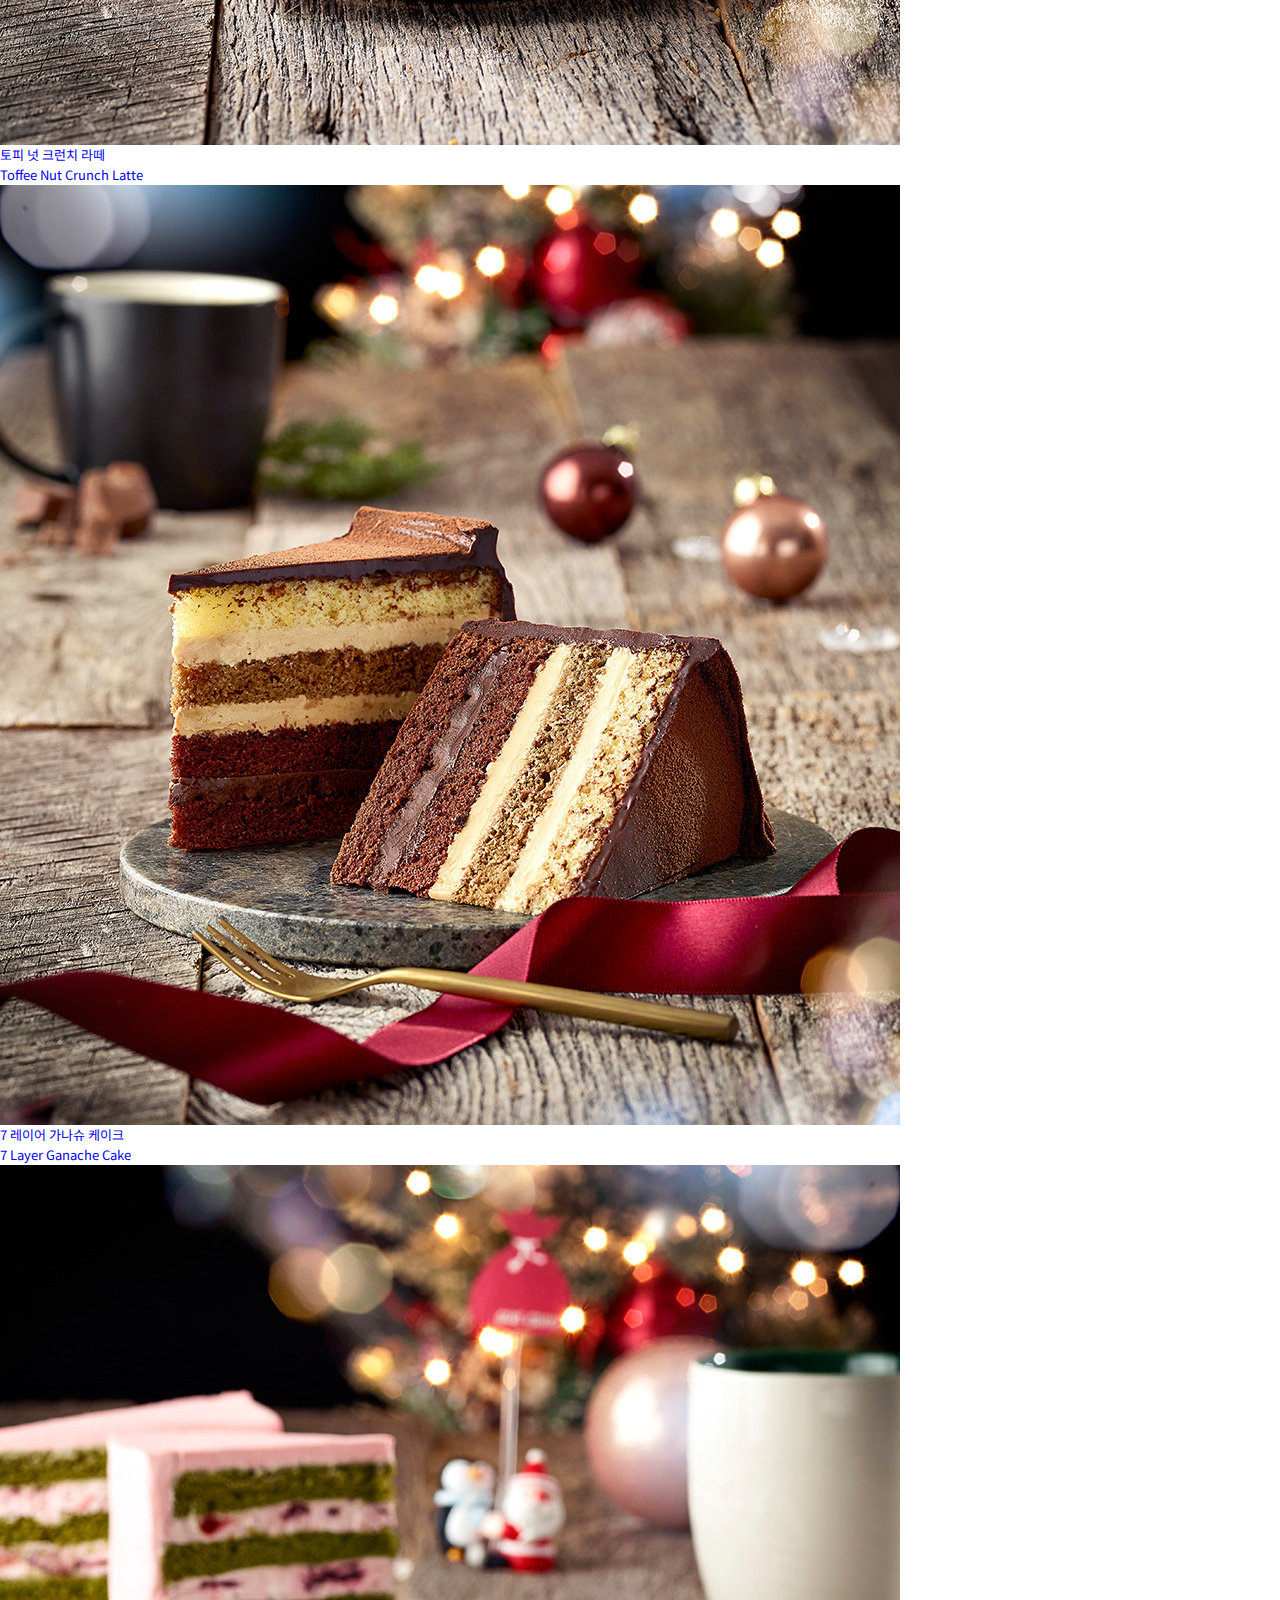
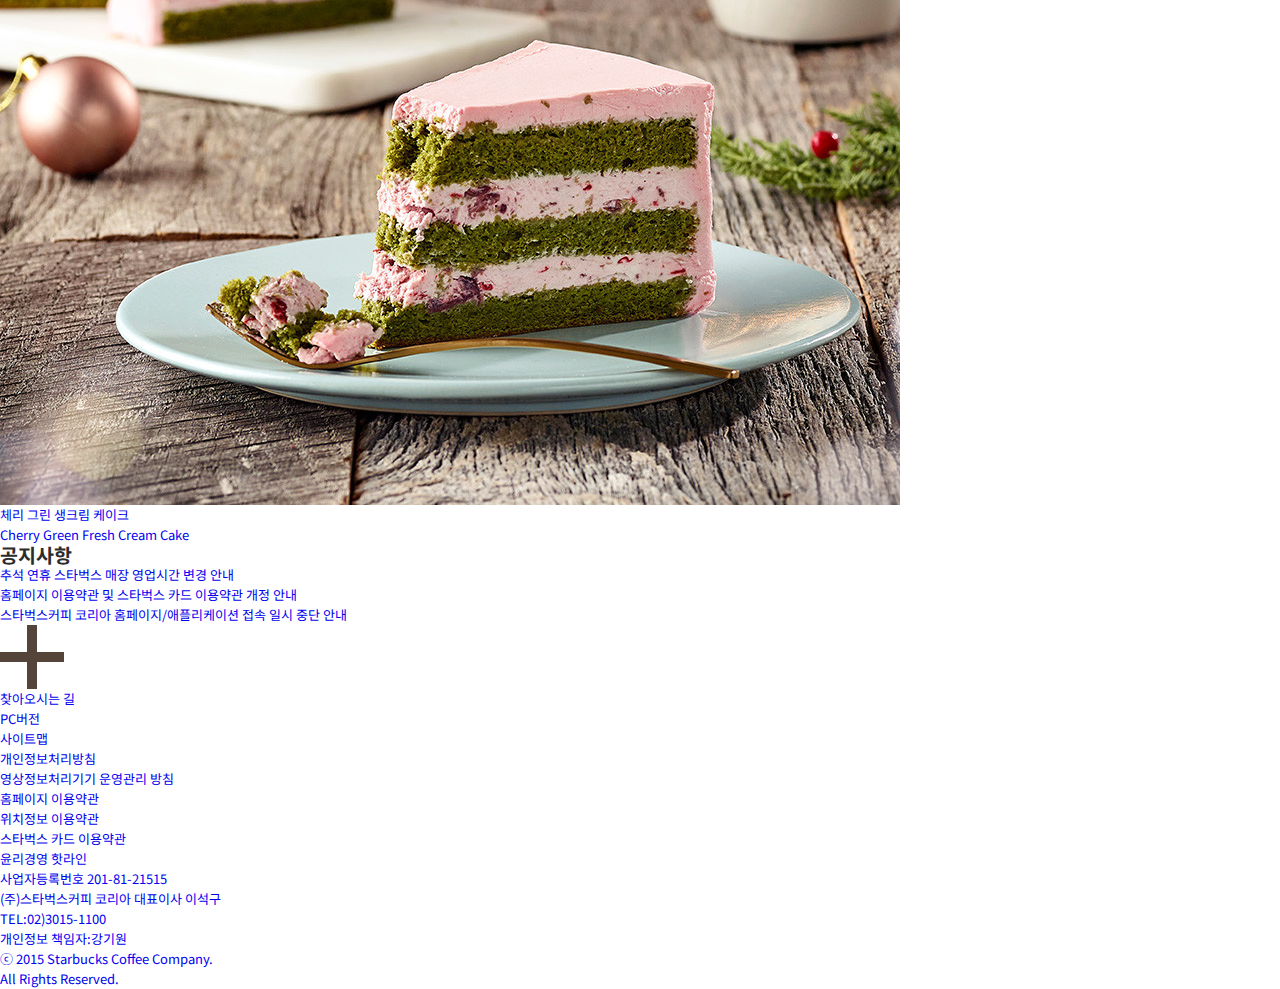
<file: 02_스타벅스_모바일/index0510.html>
<!DOCTYPE html>
<html lang="en">
<head>
    <meta charset="UTF-8">
    <meta http-equiv="X-UA-Compatible" content="IE=edge">
    <meta name="viewport" content="width=device-width, initial-scale=1.0">
    <title>Document</title>
    <link rel="preconnect" href="https://fonts.googleapis.com">
    <link rel="preconnect" href="https://fonts.gstatic.com" crossorigin>
    <link href="https://fonts.googleapis.com/css2?family=Noto+Sans+KR:wght@400;500;700&display=swap" rel="stylesheet">
    <link rel="stylesheet" href="./style0510.css">
</head>
<body>
    <div id="wrap">
        <header id="header">
            <h1 class="logo"><a href="#">스타벅스</a></h1>
            <div class="hd_btn">
                <p class="open_sc"><a href="#">검색창 열기</a></p>
                <p class="open_menu"><a href="#">메뉴열기</a></p>
            </div> <!-- .hd_btn -->
        </header> <!-- #header -->
        
        <div id="container">
            <section class="main1">
                <p><a href="#"><img src="./img/mv01.jpg" alt=""></a></p>
            </section> <!-- .main1 -->

            <section class="main2">
                <h2>신상품</h2>
                <ul>
                    <li>
                        <a href="#">
                            <img src="./img/item01.jpg" alt="">
                            <p>아이스 베리 트윙클 모카</p>
                            <p>Iced Berry Twinkle Mocha</p>
                        </a>
                    </li>
                    <li>
                        <a href="#">
                            <img src="./img/item02.jpg" alt="">
                            <p>아이스 토피 넛 크런치 라떼</p>
                            <p>Iced Toffee Nut Crunch Latte</p>
                        </a>
                    </li>
                    <li>
                        <a href="#">
                            <img src="./img/item03.jpg" alt="">
                            <p>베리 트윙클 모카</p>
                            <p>Berry Twinkle Mocha</p>
                        </a>
                    </li>
                    <li>
                        <a href="#">
                            <img src="./img/item04.jpg" alt="">
                            <p>토피 넛 크런치 라떼</p>
                            <p>Toffee Nut Crunch Latte</p>
                        </a>
                    </li>
                    <li>
                        <a href="#">
                            <img src="./img/item05.jpg" alt="">
                            <p>7 레이어 가나슈 케이크</p>
                            <p>7 Layer Ganache Cake</p>
                        </a>
                    </li>
                    <li>
                        <a href="#">
                            <img src="./img/item06.jpg" alt="">
                            <p>체리 그린 생크림 케이크</p>
                            <p>Cherry Green Fresh Cream Cake</p>
                        </a>
                    </li>
                </ul>
            </section> <!-- .main2 -->

            <section class="main3">
                <h2>공지사항</h2>
                <ul>
                    <li>
                        <a href="#">추석 연휴 스타벅스 매장 영업시간 변경 안내</a>
                    </li>
                    <li>
                        <a href="#">홈페이지 이용약관 및 스타벅스 카드 이용약관 개정 안내</a>
                    </li>
                    <li>
                        <a href="#">스타벅스커피 코리아 홈페이지/애플리케이션 접속 일시 중단 안내</a>
                    </li>
                </ul>
                <a href="#"><img src="./img/more.png" alt=""></a>
            </section> <!-- .main3 -->
        </div> <!-- #container -->
        
        <footer id="footer">
            <div class="f_btns">
                <ul>
                    <li><a href="#">찾아오시는 길</a></li>
                    <li><a href="#">PC버전</a></li>
                    <li><a href="#">사이트맵</a></li>
                </ul>
            </div> <!-- .f_btns -->
            <div class="f_menu">
                <ul>
                    <li><a href="#">개인정보처리방침</a></li>
                    <li><a href="#">영상정보처리기기 운영관리 방침</a></li>
                    <li><a href="#">홈페이지 이용약관</a></li>
                    <li><a href="#">위치정보 이용약관</a></li>
                    <li><a href="#">스타벅스 카드 이용약관</a></li>
                    <li><a href="#">윤리경영 핫라인</a></li>
                </ul>
            </div>
            <div class="f_info">
                <ul>
                    <li><a href="#">사업자등록번호 201-81-21515</a></li>
                    <li><a href="#">(주)스타벅스커피 코리아 대표이사 이석구</a></li>
                    <li><a href="#">TEL:02)3015-1100</a></li>
                    <li><a href="#">개인정보 책임자:강기원</a></li>
                </ul>
            </div>
            <div class="copyright">
                <ul>
                    <li><a href="#">ⓒ 2015 Starbucks Coffee Company.</a></li>
                    <li><a href="#"> All Rights Reserved.</a></li>
                </ul>
            </div>
        </footer> <!-- #footer -->
    </div> <!-- #wrap -->
</body>
</html>
</file>
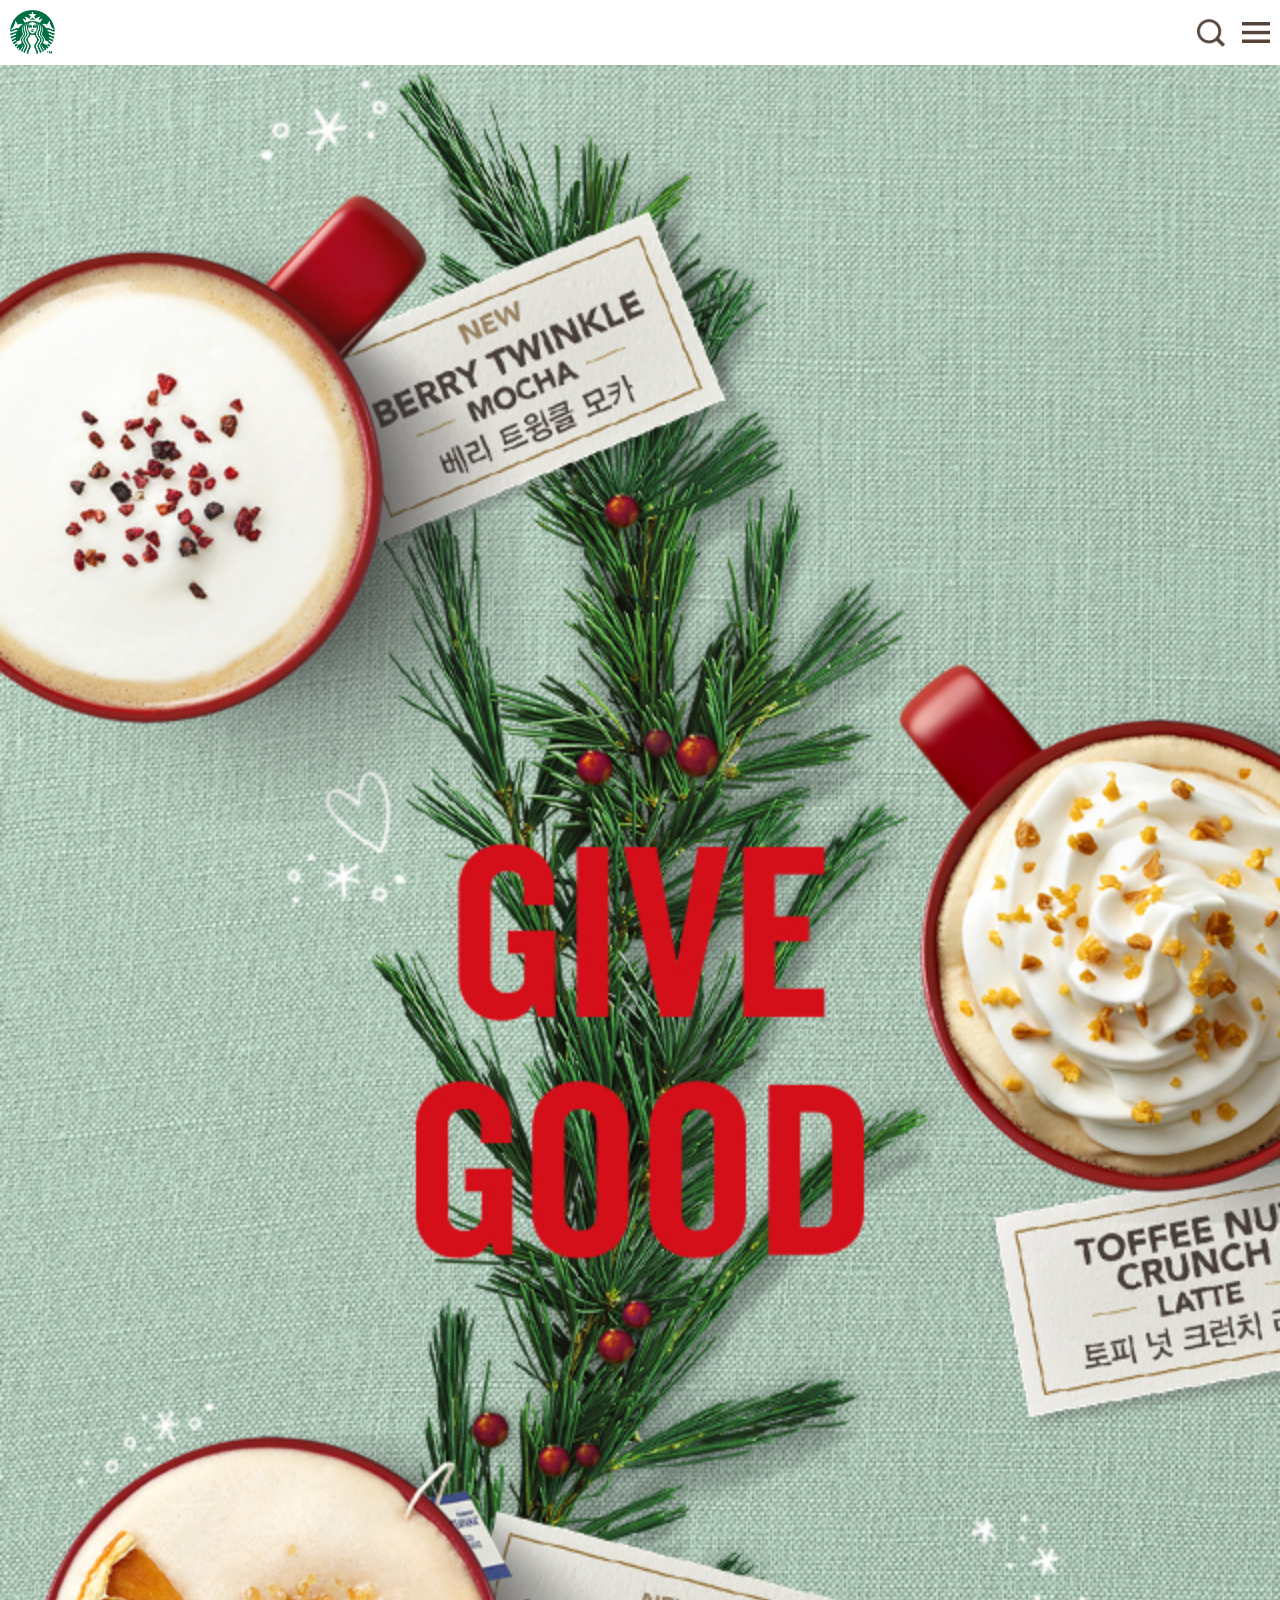
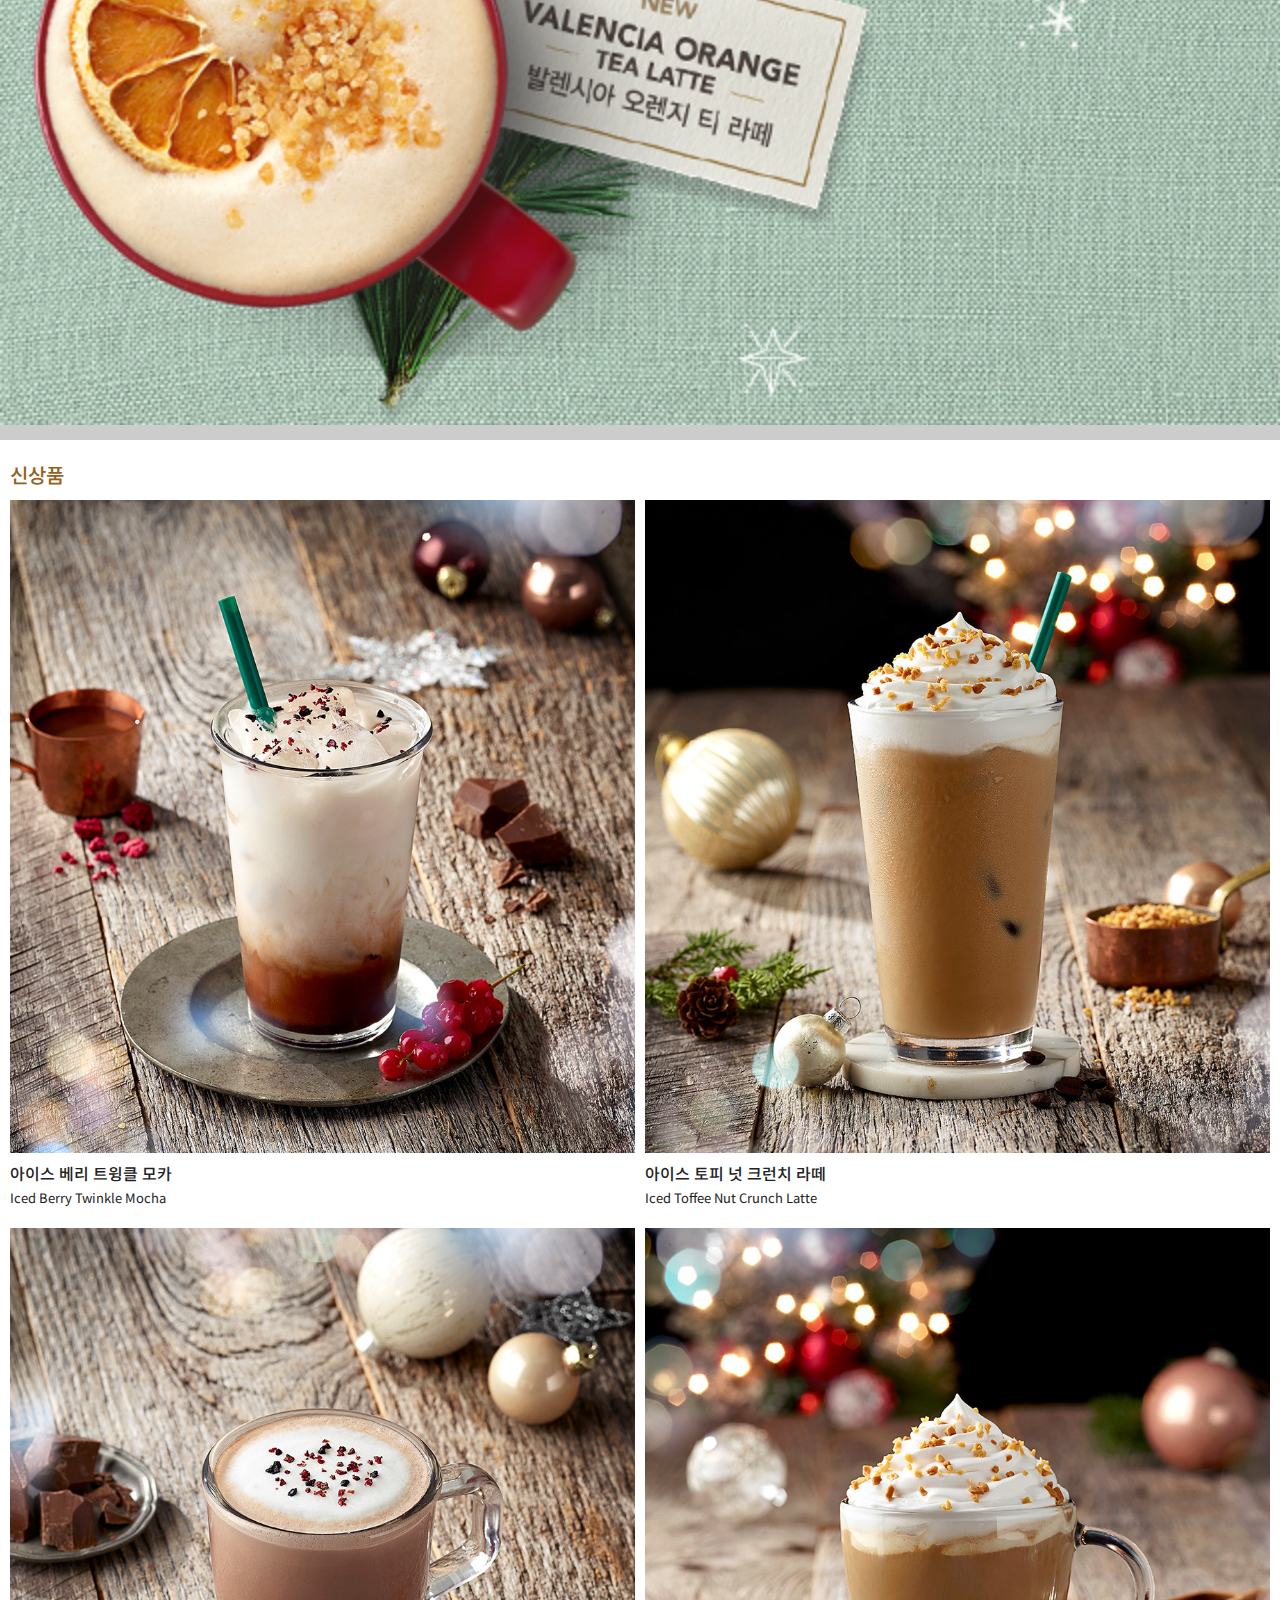
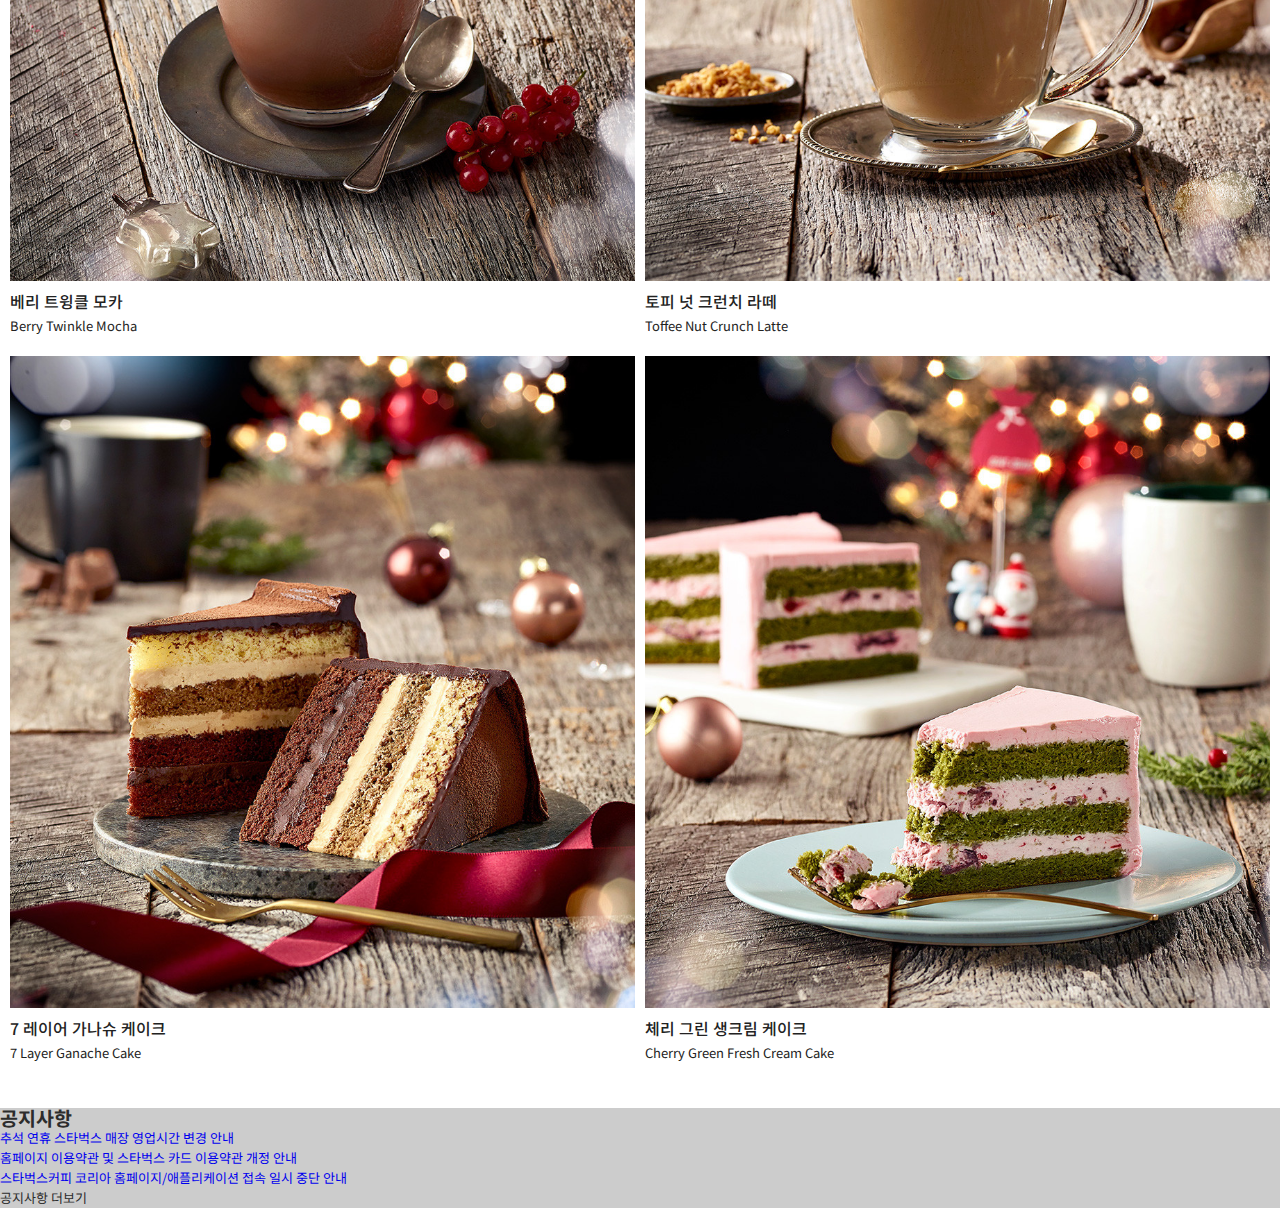
<file: 02_스타벅스_모바일/indexPP.html>
<!DOCTYPE html>
<html lang="en">
<head>
    <meta charset="UTF-8">
    <meta http-equiv="X-UA-Compatible" content="IE=edge">
    <meta name="viewport" content="width=device-width, initial-scale=1.0">
    <link rel="preconnect" href="https://fonts.googleapis.com">
    <link rel="preconnect" href="https://fonts.gstatic.com" crossorigin>
    <link href="https://fonts.googleapis.com/css2?family=Noto+Sans+KR:wght@400;500;700&display=swap" rel="stylesheet">
    <title>Document</title>
    <link rel="stylesheet" href="./stylePP.css">
</head>
<body>
    <div id="wrap">
        <header id="header">
            <h1 class="logo"><a href="#">스타벅스</a></h1>
            <div class="h_btns">
                <p class="open_search"><a href="#">검색창열기</a></p>
                <p class="open_menu"><a href="#">메뉴열기</a></p>
            </div> <!--.h_btns-->
        </header>
        <div id="container">
            <section class="main1">
                <a href="#"><img src="./img/mv01.jpg" alt="GIVE GOOD"></a>
            </section> <!--.main1-->
            <section class="main2">
                <h2>신상품</h2>
                <ul>
                    <li>
                        <a href="#">
                            <p class="item_photo"><img src="./img/item01.jpg" alt="아이스 베리 트윙클"></p>
                            <p class="item_name_k">아이스 베리 트윙클 모카</p>
                            <p class="item_name_e">Iced Berry Twinkle Mocha</p>
                        </a>
                    </li>
                    <li>
                        <a href="#">
                            <p class="item_photo"><img src="./img/item02.jpg" alt=""></p>
                            <p class="item_name_k">아이스 토피 넛 크런치 라떼</p>
                            <p class="item_name_e">Iced Toffee Nut Crunch Latte</p>
                        </a>
                    </li>
                    <li>
                        <a href="#">
                            <p class="item_photo"><img src="./img/item03.jpg" alt=""></p>
                            <p class="item_name_k">베리 트윙클 모카</p>
                            <p class="item_name_e">Berry Twinkle Mocha</p>
                        </a>
                    </li>
                    <li>
                        <a href="#">
                            <p class="item_photo"><img src="./img/item04.jpg" alt=""></p>
                            <p class="item_name_k">토피 넛 크런치 라떼</p>
                            <p class="item_name_e">Toffee Nut Crunch Latte</p>
                        </a>
                    </li>
                    <li>
                        <a href="#">
                            <p class="item_photo"><img src="./img/item05.jpg" alt=""></p>
                            <p class="item_name_k">7 레이어 가나슈 케이크</p>
                            <p class="item_name_e">7 Layer Ganache Cake</p>
                        </a>
                    </li>
                    <li>
                        <a href="#">
                            <p class="item_photo"><img src="./img/item06.jpg" alt=""></p>
                            <p class="item_name_k">체리 그린 생크림 케이크</p>
                            <p class="item_name_e">Cherry Green Fresh Cream Cake</p>
                        </a>
                    </li>
                </ul>
            </section><!--.main2-->
            <section class="main3">
                <h2>공지사항</h2>
                <ul>
                    <li><a href="#">추석 연휴 스타벅스 매장 영업시간 변경 안내</a></li>
                    <li><a href="#">홈페이지 이용약관 및 스타벅스 카드 이용약관 개정 안내</a></li>
                    <li><a href="#">스타벅스커피 코리아 홈페이지/애플리케이션 접속 일시 중단 안내</a></li>
                </ul>
                <p class="more">공지사항 더보기</p>
            </section> <!--.main3-->
        </div> <!--#container-->
        <footer id="footer">

        </footer>
    </div> <!--#wrap-->
</body>
</html>
</file>
<file: 01_현대리바트/style.css>
@charset "utf-8";

*{
    margin: 0px;
    padding: 0px;
}
body{
    font-family: 'Noto Sans KR', sans-serif;
    font-size: 13px;
    line-height: 20px;
    color: rgb(44, 44, 44);
}
ul, ol{
    list-style: none;
}
img{
    vertical-align: top;
    border: 0px;
}

a{
    text-decoration: none;
    /* color: rgb(44, 44, 44); */
}



#wrap{
    /* width를 설정하지 않아도 div태그는 브라우저 전체를 영역으로 잡지만
    모바일용 브라우저에서는 100%로 설정하지 않을 경우 브라우저가 깨질 수 있다 */
    width: 100%;
    /* 
        최소너비값 1200px이라는 것은

        브라우저의 너비값이 1200px을 초과할 때
        .wrap의 너비값 = 브라우저 너비값

        브라우저의 너비값이 1200px 이하일 때
        .wrap의 너비값 = 1200px
     */
    min-width: 1240px;
}
#header{
    /* background-color: yellowgreen; */
    height: 90px;
    border-bottom: 1px solid #808080;
}
.headerIn{
    width: 1200px;
    height: 90px;
    /* background-color: pink; */
    /* margin: auto로 설정하기 위해서는 width가 필수로 있어야 한다 */
    margin: 0px auto;
    position: relative;
}
.logo{
    padding-top: 20px;
    /* 
        margin-top: 20px; 
        logo는 headerIn의 첫 번째 자식이기 때문에 margin-top을 사용할 수 없다
        첫 번째 자식태그의  margin-top과 마지막 자식의 margin-bottom은
        부모 태그 영역 바깥쪽으로 인식되기 때문.
    */
}
.gnb{
    position: absolute;
    top: 50px;
    right: 70px;
}
.gnb ul{
    display: flex;
}
.gnb li{
    margin-left: 70px;
}
.gnb li a{
    color: rgb(22, 22, 22);
    font-size: 17px;
}
.btn-sc{
    position: absolute;
    top: 50px;
    right: 10px;
}
.util{
    position: absolute;
    top: 10px;
    right: 0px;
}
.util ul{
    display: flex;
}
.util li{
    margin-left: 15px;
}
.util li a{
    color: rgb(112, 112, 112);
}
.util li a:hover{
    color: black;
}

.main_slide{
    /* background-color: yellowgreen; */
    position: relative;
    /* ms_img가 position을 가지면서 main_slide의 높이가 사라지게 되서 
    다음 작업을 할 때 결과물을 원하는 곳에 만들 수 없기 때문에 height를 넣어준다 */
    height: 600px;
    /* .main_slide 영역 밖의 내용이 보이지 않도록 설정 */
    overflow: hidden;
    margin-bottom: 50px;
}

.ms_img{
    position: absolute;
    top: 0px;
    left: 50%;
    margin-left: -960px;
}

/* 
    .ms_img의 이미지 너비값이 안전사이즈(1200px)보다 넓음.

    그래서 강제로 가운데 배치하기 위해서 position: absolute를 활용함

    .main_slide의 자식인 .ms_img가 absolute처리가 되면
        세로 높이값이 0이 되므로 .ms_img의 높이값만큼 .main_slide의
        높이값만큼을 강제로 설정함
    
    안전사이즈(1200px)보다 큰 이미지 때문에 아래쪽에 스크롤이 생기므로
        이를 없애기 위해서 .main_slide에 overflow: hidden을 설정함
    
    안전사이즈(1200px)보다 브라우저의 크기가 작아질 경우
        .ms_img의 이미지가 잘려서 표시되므로
        전체 영역의 최소 너비값을 고정함
        ->최소한의 크기로 이미지가 보여야 하는 영역 설정
*/

.ms_btnL{
    position: absolute;
    /* top : (600px(이미지높이값) - 64(화살표크기)) / 2 = 268  */
    top: 268px;
    left: 50%;
    margin-left: -600px;
}
.ms_btnR{
    position: absolute;
    top: 268px;
    right: 50%;
    margin-right: -600px;
}

.brand{
    margin-bottom: 60px;
}

.brandIn{
    width: 1200px;
    margin: 0px auto;
}
.brandIn h2{
    text-align: center;
    font-size: 30px;
    font-weight: 500;
    line-height: 30px;
    margin-bottom: 30px;
}
.brandIn .brand_list{
    display: flex;
    justify-content: space-between;
}
.brand_list .brL{
    width: 230px;    
    border: 1px solid rgb(150, 150, 150);
}
.brand_list .brR{
    display: flex;
    flex-wrap: wrap;
    justify-content: space-between;
    align-content: space-between;
    width: 955px;

}
.brand_list .brR li{
    border: 1px solid rgb(150, 150, 150);
}

.event{
    background-color: #eee;
    padding: 60px 0px;
    margin-bottom: 60px;
}
.eventIn{
    width: 1200px;
    margin: 0px auto;
    position: relative;
    display: flex;
    justify-content: space-around;
}
.ev_Title{
    width: 270px;
}
.ev_Title .line{
    background-color: #444;
    width: 50px;
    height: 2px;
    margin-bottom: 10px;
}
.ev_Title .text{
    font-size: 15px;
    color: #444;
    margin-bottom: 25px;
}
.ev_Title h2{
    font-size: 30px;
    font-weight: 500;
    line-height: 30px;
}

/* .eventIn .ev_Title p{
    margin-bottom: 30px;
} */
.ev_List{
    width: 930px;
}
.ev_List ul{
    /* width: 930px; */
    display: flex;
    justify-content: space-between;
}

.eventIn .ev_Btn{
    width: 53px;
    display: flex;
    justify-content: space-around;
    position: absolute;
    bottom: 0px;
    left: 0px;
}
.ev_Btn p{
    margin-right: 10px;
}

.show{
    width: 1200px;
    margin: 0px auto;
    margin-bottom: 90px;
}
.show h2{
    font-size: 30px;
    font-weight: 500;
    line-height: 30px;
    margin-bottom: 30px;
}
.show ul{
    display: flex;
    justify-content: space-around;
}
#footer{
    margin-bottom: 80px;
}
.family{
    background-color: #eee;
    display: flex;
    justify-content: center;
    height: 70px;
    /* line-height: 70px; */
    align-items: center;
    margin-bottom: 30px;
}
.family h3{
    font-weight: 400;
    margin-right: 50px;
    color: rgb(150, 150, 150);
}
.family ul{
    display: flex;
}
.family li{
    margin-right: 50px;
}
.family li a{
    font-size: 16px;
    color: rgb(150, 150, 150);
}
.family .point a{
    color: rgb(26, 26, 26);
    /* font-weight: bold; */
}

.footerIn{
    width: 1200px;
    margin: 0px auto;
    display: flex;
}
.f_logo{
    margin-right: 30px;
}
.f_menu{
    margin-bottom: 20px;
}
.f_menu ul{
    display: flex;
}
.f_menu li{
    margin-right: 25px;
}
.f_menu li a{
    color: rgb(150, 150, 150);
}
.f_menu .point a{
    color: rgb(26, 26, 26);
}

.f_box .f_info{
    color: rgb(150, 150, 150);
    margin-bottom: 10px;
    font-size: 14px;
}
.f_info .bar{
    display: inline-block;
    background-color: rgb(150, 150, 150);
    width: 1px;
    height: 10px;
    margin: 0px 2px;
}
.f_box .copyright{
    color: rgb(150, 150, 150);
}
</file>
<file: 02_스타벅스_모바일/style.css>
@charset "utf-8";

*{
    margin: 0px;
    padding: 0px;
}
body{
    font-family: 'Noto Sans KR', sans-serif;
    font-size: 13px;
    line-height: 20px;
    color: rgb(44, 44, 44);
}
ul, ol{
    list-style: none;
}
img{
    vertical-align: top;
    border: 0px;
}

a{
    text-decoration: none;
    /* color: rgb(44, 44, 44); */
}
#wrap{
    min-width: 320px;
    max-width: 640px;
    margin: 0px auto;
}
#header{
    /* background-color: rgb(166, 219, 66); */
    display: flex;
    justify-content: space-between;
    height: 65px;
    align-items: center;
}
.logo{
    margin-left: 10px;
}
.logo a{
    /* a태그는 inline요소의 태그이기 때문에 width와 height를 가지려면 무조건
    block태그로 바꿔줘야 한다 */
    display: block;
    width: 45px;
    height: 45px;
    background-image: url(./img/logo.gif);
    background-repeat: none;
    background-size: 100% auto;
    /* text-indent: 들여쓰기 */
    text-indent: -999999px;
}
.h_btns{
    display: flex;
    margin-right: 4px;
}
.h_btns p{
    margin-left: 5px;
}
.h_btns p a{
    display: block;
    width: 40px;
    height: 40px;
    text-indent: -999999px;
    /* 가로크기 세로크기 */
    background-size: 28px auto;
    background-repeat: no-repeat;
    /* background-color: rgb(104, 74, 216); */
    background-position: center;
}
.h_btns .open_search a{
    background-image: url(./img/icon_sc.png);
}
.h_btns .open_menu a{
    background-image: url(./img/icon_menu.jpg);
}
#container{
    background-color: #ccc;
}
#container img{
    width: 100%;
    height: auto;
}
.main1{
    margin-bottom: 15px;
}

.main2, .main3{
    background-color: white;
    padding: 25px 0px;
}
.main2{
    margin-bottom: 15px;
}
.main2 h2, .main3 h2{
    font-size: 20px;
    font-weight: 500;
    color: rgb(148, 96, 29);
    margin-bottom: 15px;
    margin-left: 10px;
}
.main2 ul{
    display: flex;
    flex-wrap: wrap;
    padding: 0px 5px;
}
.main2 li{
    width: 50%;
     /* padding이 아니라 margin으로 주게 되면 width 100% + margin이 되서
     줄바꿈이 돼버린다*/
    padding: 0px 5px;
    /* 
        box-sizing: border-box;
        padding, border를 포함하여 너비값 계산
     */
    box-sizing: border-box;
    margin-bottom: 20px;
}
.main2 .item_photo{
    margin-bottom: 10px;
}
.main2 .item_name_k{
    font-size: 16px;
    color: #222;
    font-weight: 500;
    margin-bottom: 5px;
    /* white-space - text 줄바꿈 */
    white-space: nowrap;
    overflow: hidden;
    /* text-overflow: ellipsis 말줄임표 */
    text-overflow: ellipsis;
}
.main2 .item_name_e{
    color: #666;
    white-space: nowrap;
    overflow: hidden;
    text-overflow: ellipsis;
}
.main3{
    position: relative;
}
.main3 ul{
    border-bottom: 1px dotted #666;
    margin: 0px 10px;
}
.main3 li{
    border-top: 1px dotted #666;
}
.main3 li a{
    display: block;
    font-size: 16px;
    color: #666;
    padding: 10px 0px;
    white-space: nowrap;
    overflow: hidden;
    text-overflow: ellipsis;
}
.main3 .more{
    position: absolute;
    top: 25px;
    right: 4px;
}
.main3 .more a{
    display: block;
    width: 30px;
    height: 30px;
    background-image: url(./img/more.png);
    background-size: 18px auto;
    background-repeat: no-repeat;
    background-position: center;
    text-indent: -99999px;
}
#footer
{
    background-color: #282828;
    color: rgba(255, 255, 255, 0.7);
    padding-top: 10px;
    padding-bottom: 30px;
}
#footer>div{
    margin-bottom: 20px;
}
#footer a{
    color: rgba(255, 255, 255, 0.7);
}
.f_btn ul{
    display: flex;
    /* .f_btn li에서 padding을 좌우로 5px씩 줘서 border 사이는 10px이 
    떨어지지만 양쪽 오른쪽, 왼쪽 제일 끝은 5px씩만 벌어지기 
    때문에 ul에 padding을 마저 준다 */
    padding: 0px 5px;
}
.f_btn li{
    width: 33.33%;
    /* padding이 아니라 margin으로 주게 되면 width 100% + margin이 되서
     줄바꿈이 돼버린다*/
    padding: 0px 5px;
    box-sizing: border-box;
    
}
.f_btn li a{
    /* inline 요소인 a태그를 block으로 바꿔줌으로써 
    width를 100% 다 사용하게 만들어준다 */
    display: block;
    border: 1px solid rgba(255, 255, 255, 0.7);
    text-align: center;
    padding: 7px 0px;
    /* border-radius: border의 모서리 둥근 정도 */
    border-radius: 7px;
    font-size: 12px;
}
.f_menu ul{
    display: flex;
    flex-wrap: wrap;
    margin: 0px 10px;
}
.f_menu li{
    margin-right: 15px;
}
#footer .f_menu .point a{
    /* 아이디와 클래스를
    동시에 같은 스타일을 적용하게 되면
    아이디가 우선순위가 높은 관계로 아이디에 적용된 효과가 적용된다 */
    color: rgb(30, 158, 62);
}
.f_info, .copyright{
    margin: 0px 10px;
    font-size: 12px;
}
.f_info span, .copyright span{
    display: inline-block;
    margin-right: 20px;
}

#side {

    position: fixed;
    top: 0px;
    right: -100%;
    width: 100%;
    height: 100%;
    background-color: #fff;
    z-index: 1000;
    overflow-y: scroll;
}
.s_login {
    height: 65px;
    background-color: #55443a;
}
.s_login a {
    display: block;
    color: #fff;
    line-height: 65px;
    padding-left: 45px;
    font-size: 15px;
    background-image: url(./img/login.png);
    background-size: 22px auto;
    background-repeat: no-repeat;
    background-position: 15px center;
}
.s_gnb .d1 {
    border-bottom: 1px solid #ccc;
}
.s_gnb .d1 .m1 {
    display: block;
    padding: 15px;
    font-size: 17px;
    font-weight: 500;
    color: #55443a;
    /* background-color: dodgerblue; */
    background-image: url(./img/arr_d01.png);
    background-repeat: no-repeat;
    background-size: 15px auto;
    background-position: right 15px center;
}
.s_gnb .d1 .m1.on{
    background-image: url(./img/arr_u01.png);
}
.s_gnb .d1 .sub {
    display: none;
}
.s_gnb .d1 .sub ul {
    border-top: 1px solid #ccc;
    padding: 10px 15px;
}
.s_gnb .d1 .sub a{
    display: block;
    font-size: 14px;
    color: #444;
    padding: 5px 0px;
}

.s_close {
    position: absolute;
    top: 0px;
    right: 0px;
}
.s_close a {
    display: block;
    width: 65px;
    height: 65px;
    text-indent: -999999px;
    background-image: url(./img/close2.png);
    background-size: 23px auto;
    background-repeat: no-repeat;
    background-position: center;
}












































/* #side {
    min-width: 320px;
    max-width: 640px;
    margin: 0px auto;
    position: fixed;
    top: 0px;
    right: 0px;
}
.s_login {
    background-color: rgb(85, 68, 58);
    height: 70px;
    position: relative;
}
.s_login a {
    color: #fff;
    font-size: 25px;
    position: absolute;
    top: 23px;
    left: 23px;
}
.s_gnb>ul>li {
    height: 70px;
    line-height: 70px;
    font-size: 25px;
    padding-left: 23px;
    border-bottom: 1px solid #ddd;
    background-color: #fff;
}
.s_gnb>ul>li>a {
    color: rgb(85, 69, 56);
}
.s_gnb>ul>.d6>.m6 {
    font-size: 23px;
}
.sub li {
    display: none;
} */
</file>
<file: 02_스타벅스_모바일/style0510.css>
@charset "utf-8";

* {
    margin: 0px;
    padding: 0px;
}
body{
    font-family: 'Noto Sans KR', sans-serif;
    font-size: 13px;
    line-height: 20px;
    color: rgb(44, 44, 44);
}
ul {
    list-style: none;
}
img{
    vertical-align: top;
    border: 0px;
}
a{
    text-decoration: none;
}
#warp {
    background-color: #aaa;
}
#header {
    display: flex;
    justify-content: space-between;
    align-items: center;
    height: 65px;
}
.logo {

}
.logo a{
    display: block;
    width: 45px;
    height: 45px;
    background-image: url(./img/logo.gif);
    background-repeat: no-repeat;
    background-size: 100% auto;
    text-indent: -999999px;
}
</file>
<file: 02_스타벅스_모바일/stylePP.css>
@charset "utf-8";

*{
    margin: 0px;
    padding: 0px;
}
body{
    font-family: 'Noto Sans KR', sans-serif;
    font-size: 13px;
    line-height: 20px;
    color: rgb(44, 44, 44);
}
ul, ol{
    list-style: none;
}
img{
    vertical-align: top;
    border: 0px;
}

a{
    text-decoration: none;
    /* color: rgb(44, 44, 44); */
}
#header{
    display: flex;
    justify-content: space-between;
    height: 65px;
    /* align-items: center로 따로 여백으로 요소들을 움직이지 않고
    중앙에 가져다둔다. */
    align-items: center;
}
.logo{
    margin-left: 10px;
}
.logo a{
    /* a태그는 inline요소의 태그이기 때문에 width와 height를 가지려면 무조건
    block태그로 바꿔줘야 한다 */
    display: block;
    background-image: url(./img/logo.gif);
    width: 45px;
    height: 45px;
    background-repeat: no-repeat;
    background-size: 100% auto;
     /* text-indent: 들여쓰기 */
    text-indent: -99999px;
}
.h_btns{
    display: flex;
    /* h_btns p a에서 width를 40px주고 background-size를 28px를 준 뒤
    background-position으로 center로 보내줌으로써 각 요소의
    양쪽 여백이 6px씩 있기 때문에 margin-rigth 4px을 줘서 
    logo 왼쪽과 같이 10px을 맞춘다 */
    margin-right: 4px;
}
.h_btns p{
    margin-left: 5px;
}
.h_btns p a{
    display: block;
    width: 40px;
    height: 40px;
    background-repeat: no-repeat;
    /* 가로크기 세로크기 */
    background-size: 28px auto;
     /* text-indent: 들여쓰기 */
    text-indent: -99999px;
    background-position: center;
}
.h_btns .open_search a{
    background-image: url(./img/icon_sc.png);
}
.h_btns .open_menu a{
    background-image: url(./img/icon_menu.jpg);
}
#container{
    background-color: #ccc;
}
#container img{
    width: 100%;
    height: auto;
}
.main1{
    margin-bottom: 15px;
}
.main2{
    background-color: white;
    padding: 25px 0px;
}
.main2 h2{
    font-size: 20px;
    font-weight: 500;
    color: rgb(148, 96, 29);
    margin-bottom: 15px;
    margin-left: 10px;
}
.main2 ul{
    display: flex;
    flex-wrap: wrap;
    padding: 0px 5px;
}
.main2 ul li{
    width: 50%;
     /* padding이 아니라 margin으로 주게 되면 width 100% + margin이 되서
     줄바꿈이 돼버린다*/
    padding: 0px 5px;
     /* 
        box-sizing: border-box;
        padding, border를 포함하여 너비값 계산
     */
    box-sizing: border-box;
    margin-bottom: 20px;
}
.main2 .item_photo{
    margin-bottom: 10px;
}
.main2 .item_name_k{
    color: #222;
    font-size: 16px;
    font-weight: 500;
    margin-bottom: 5px;
    white-space: nowrap;
    overflow: hidden;
    text-overflow: ellipsis;
}
.main2 .item_name_e{
    color: #222;
    white-space: nowrap;
    overflow: hidden;
    text-overflow: ellipsis;
}
</file>
